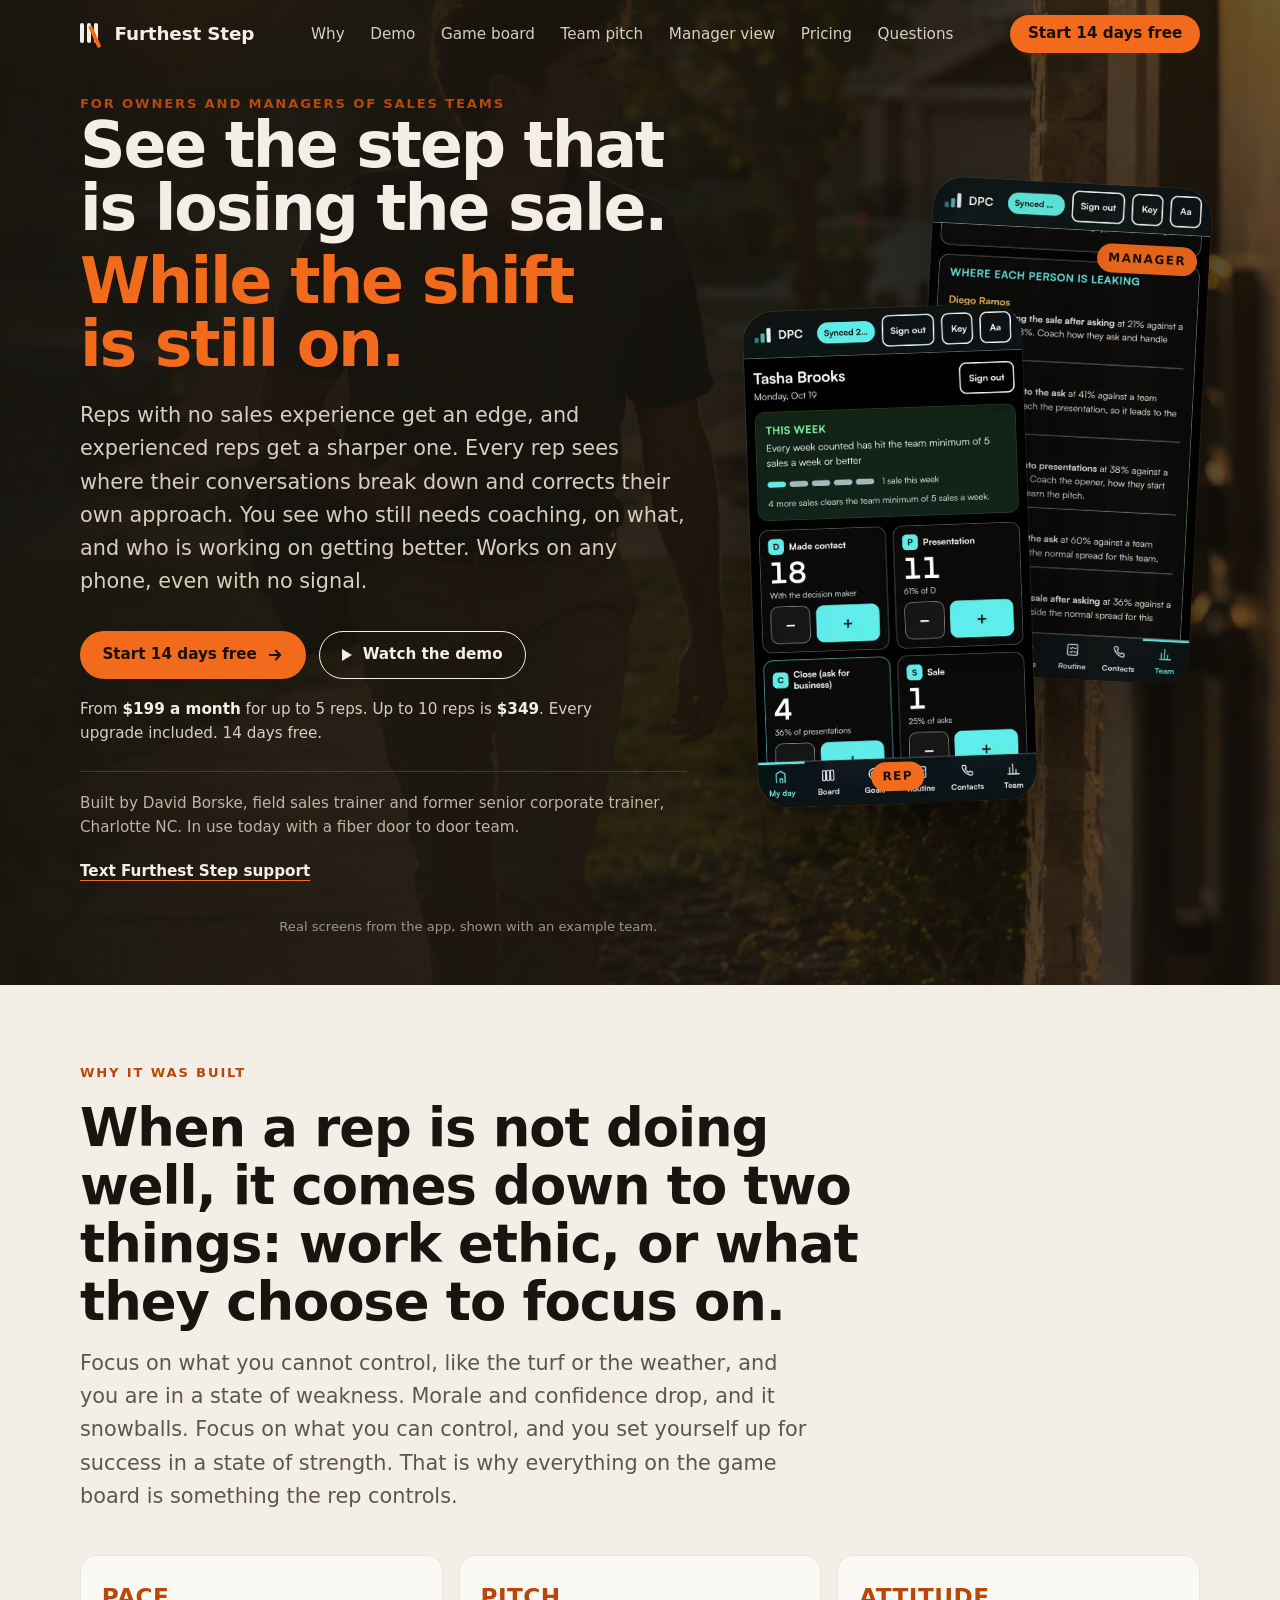
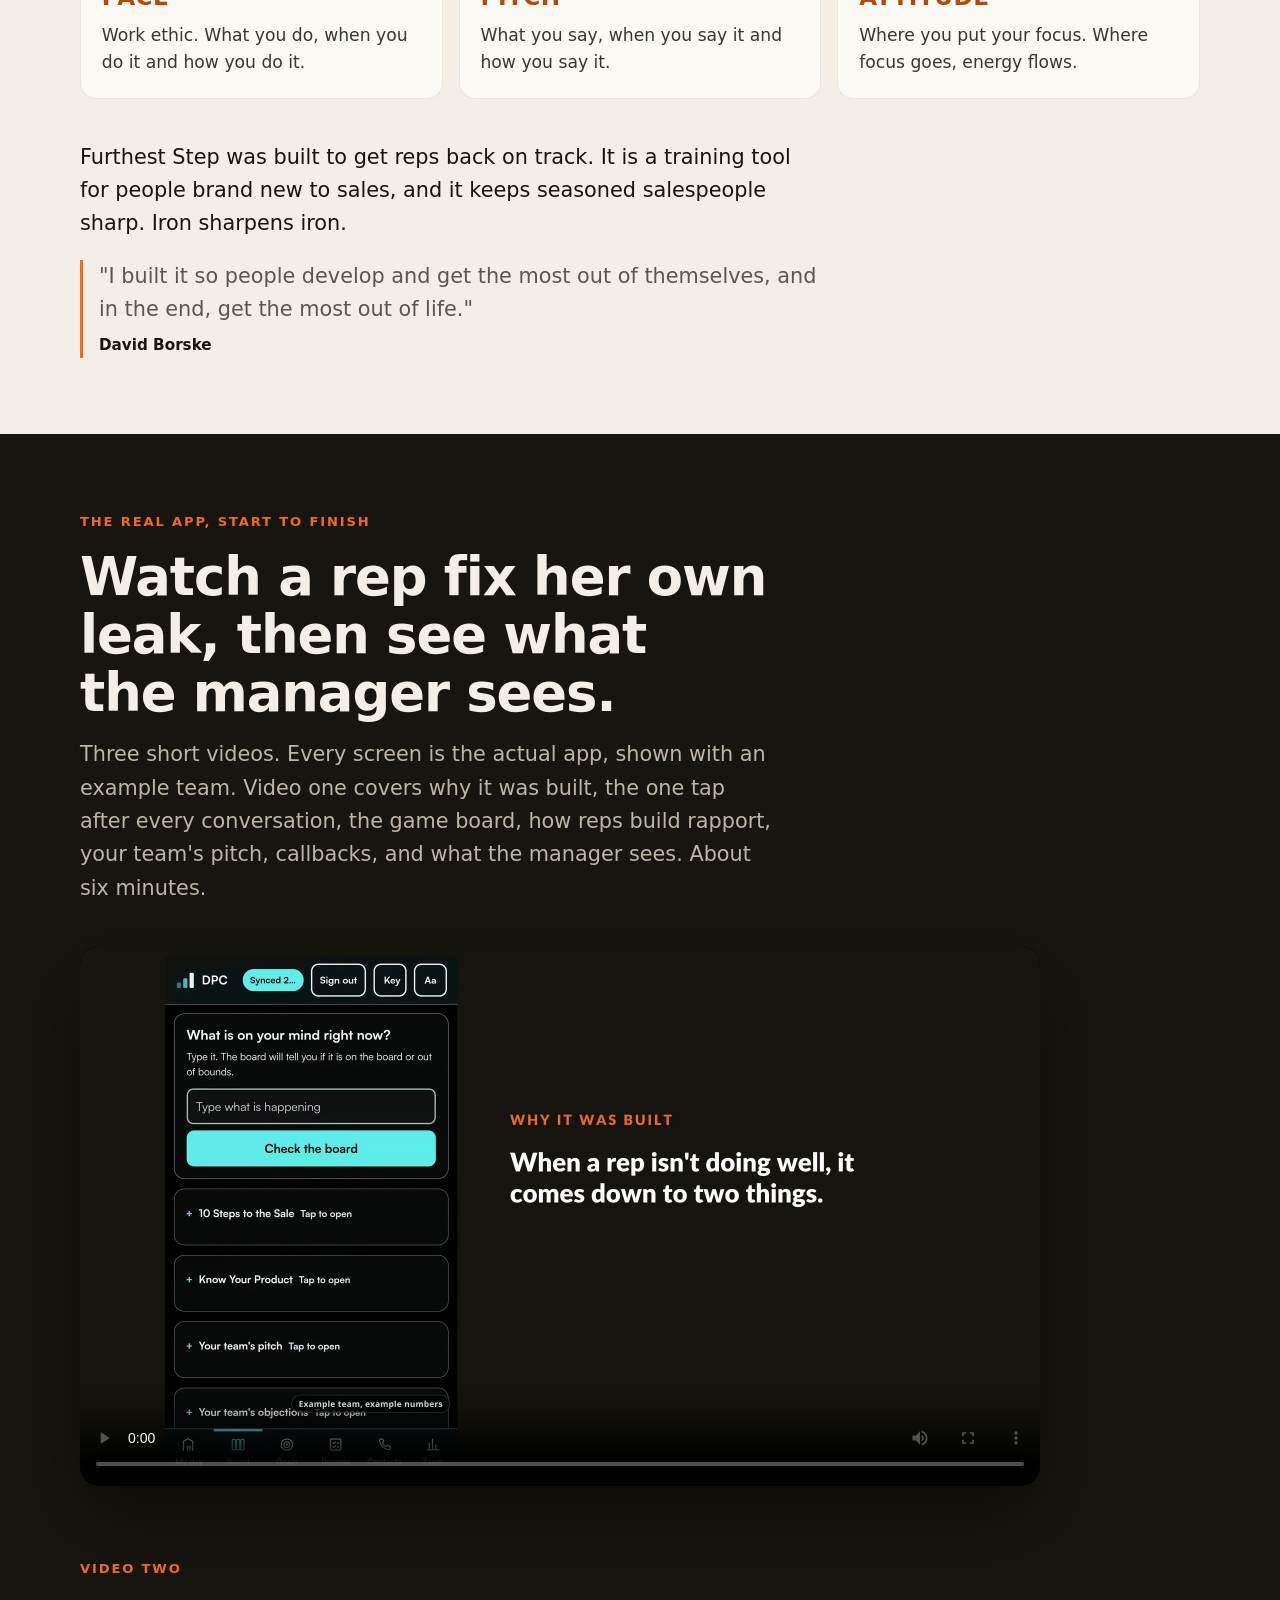
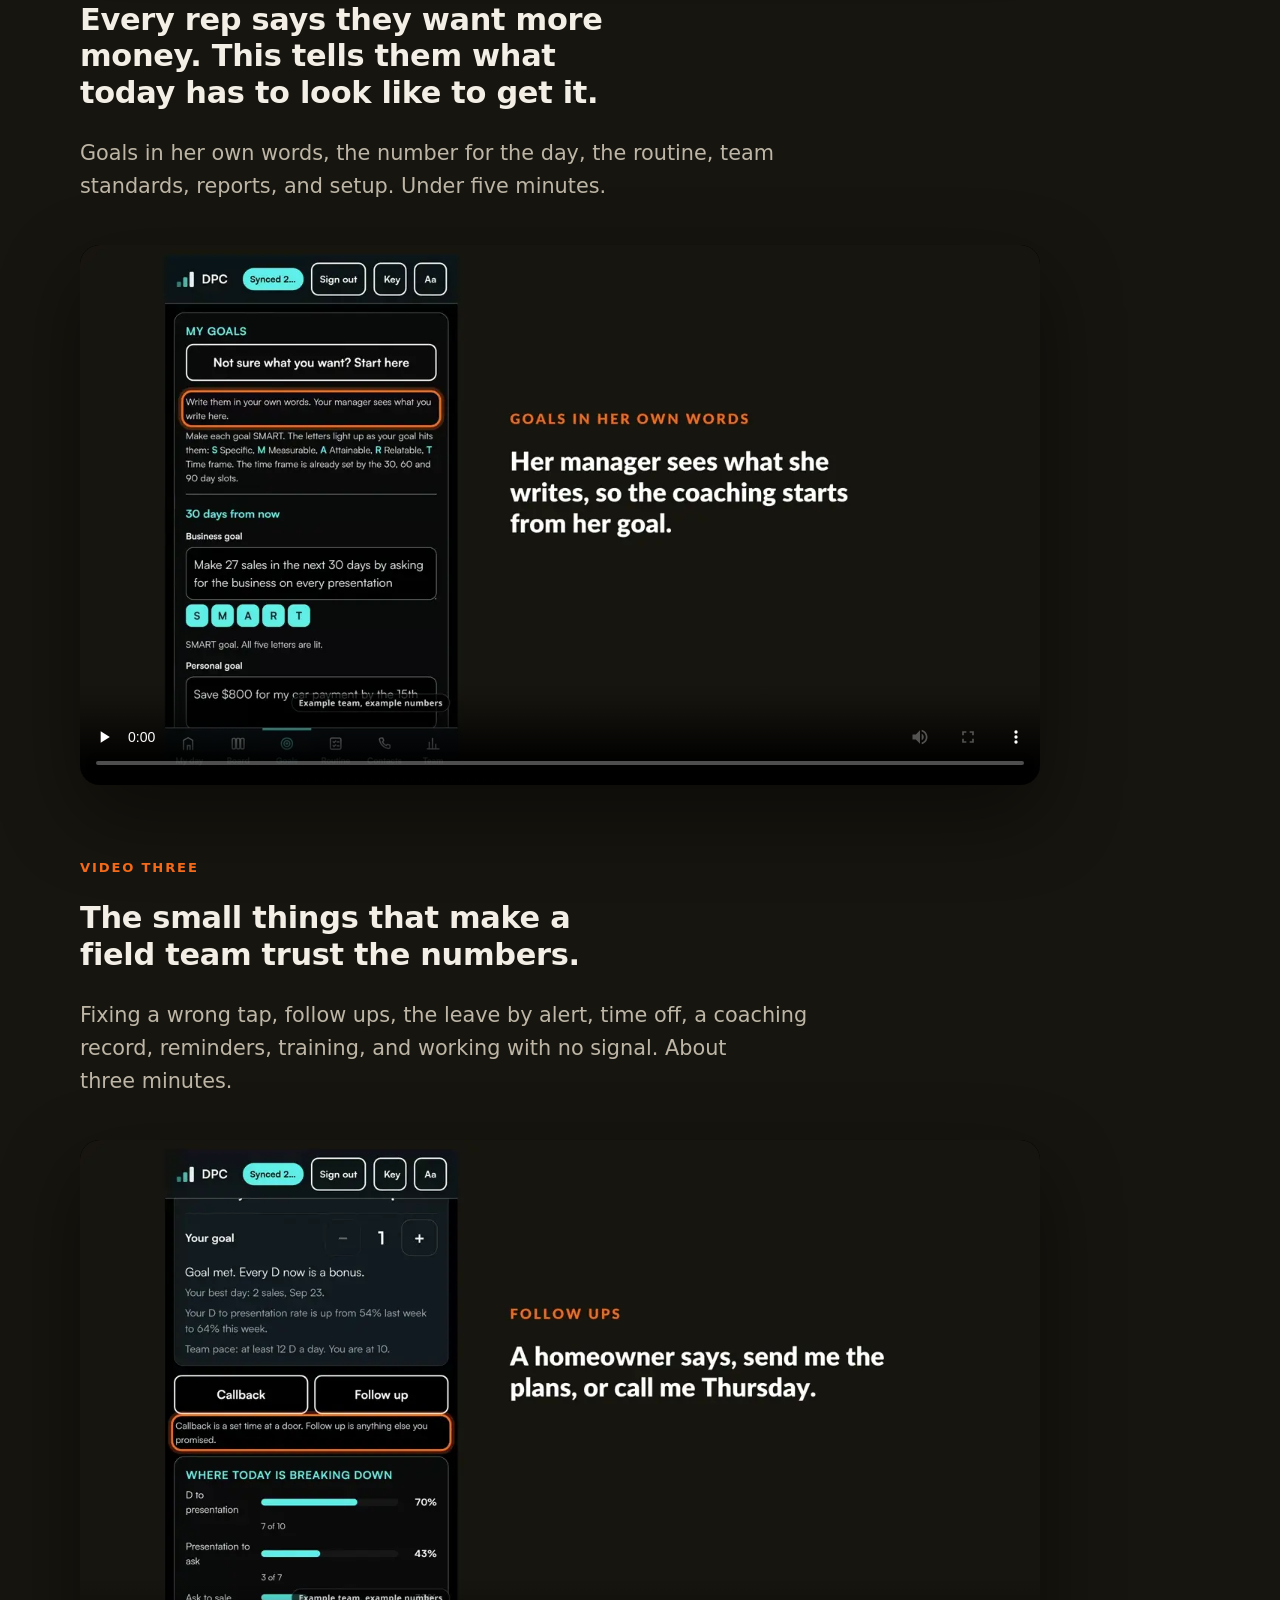
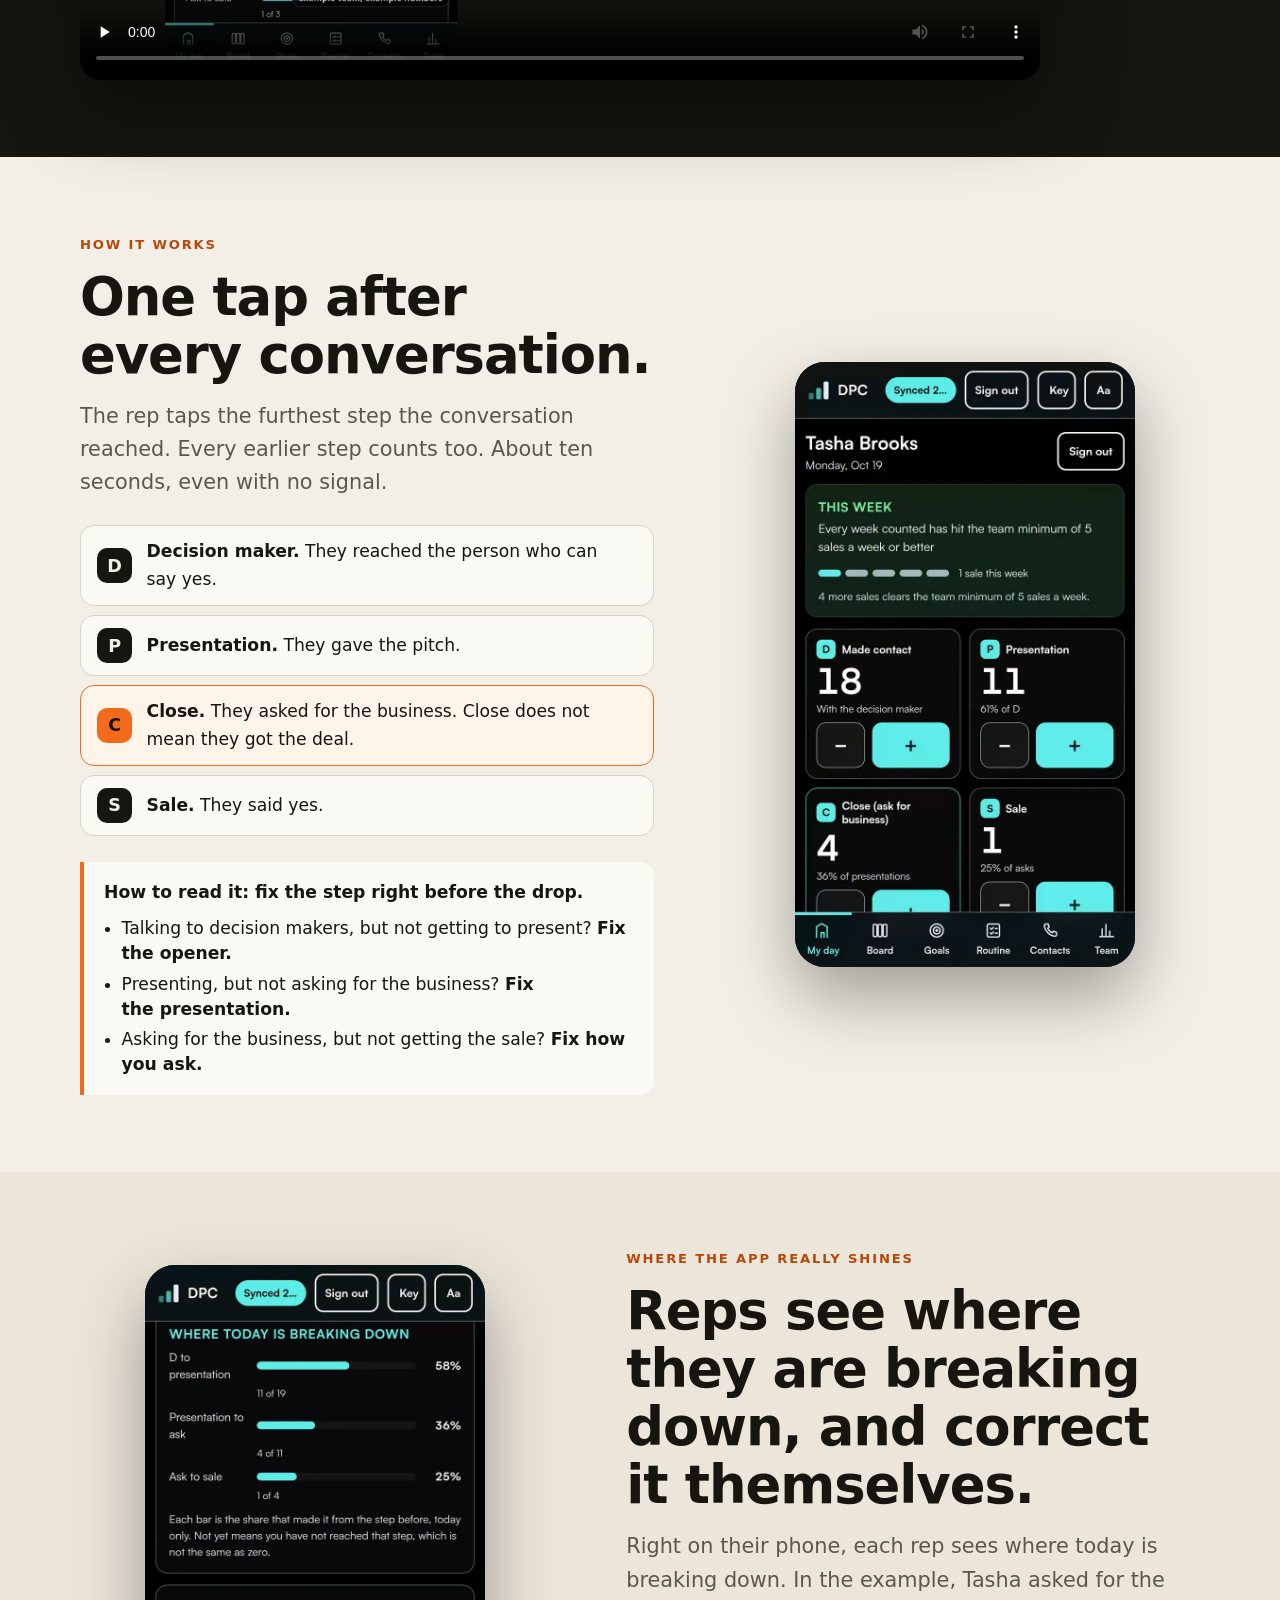
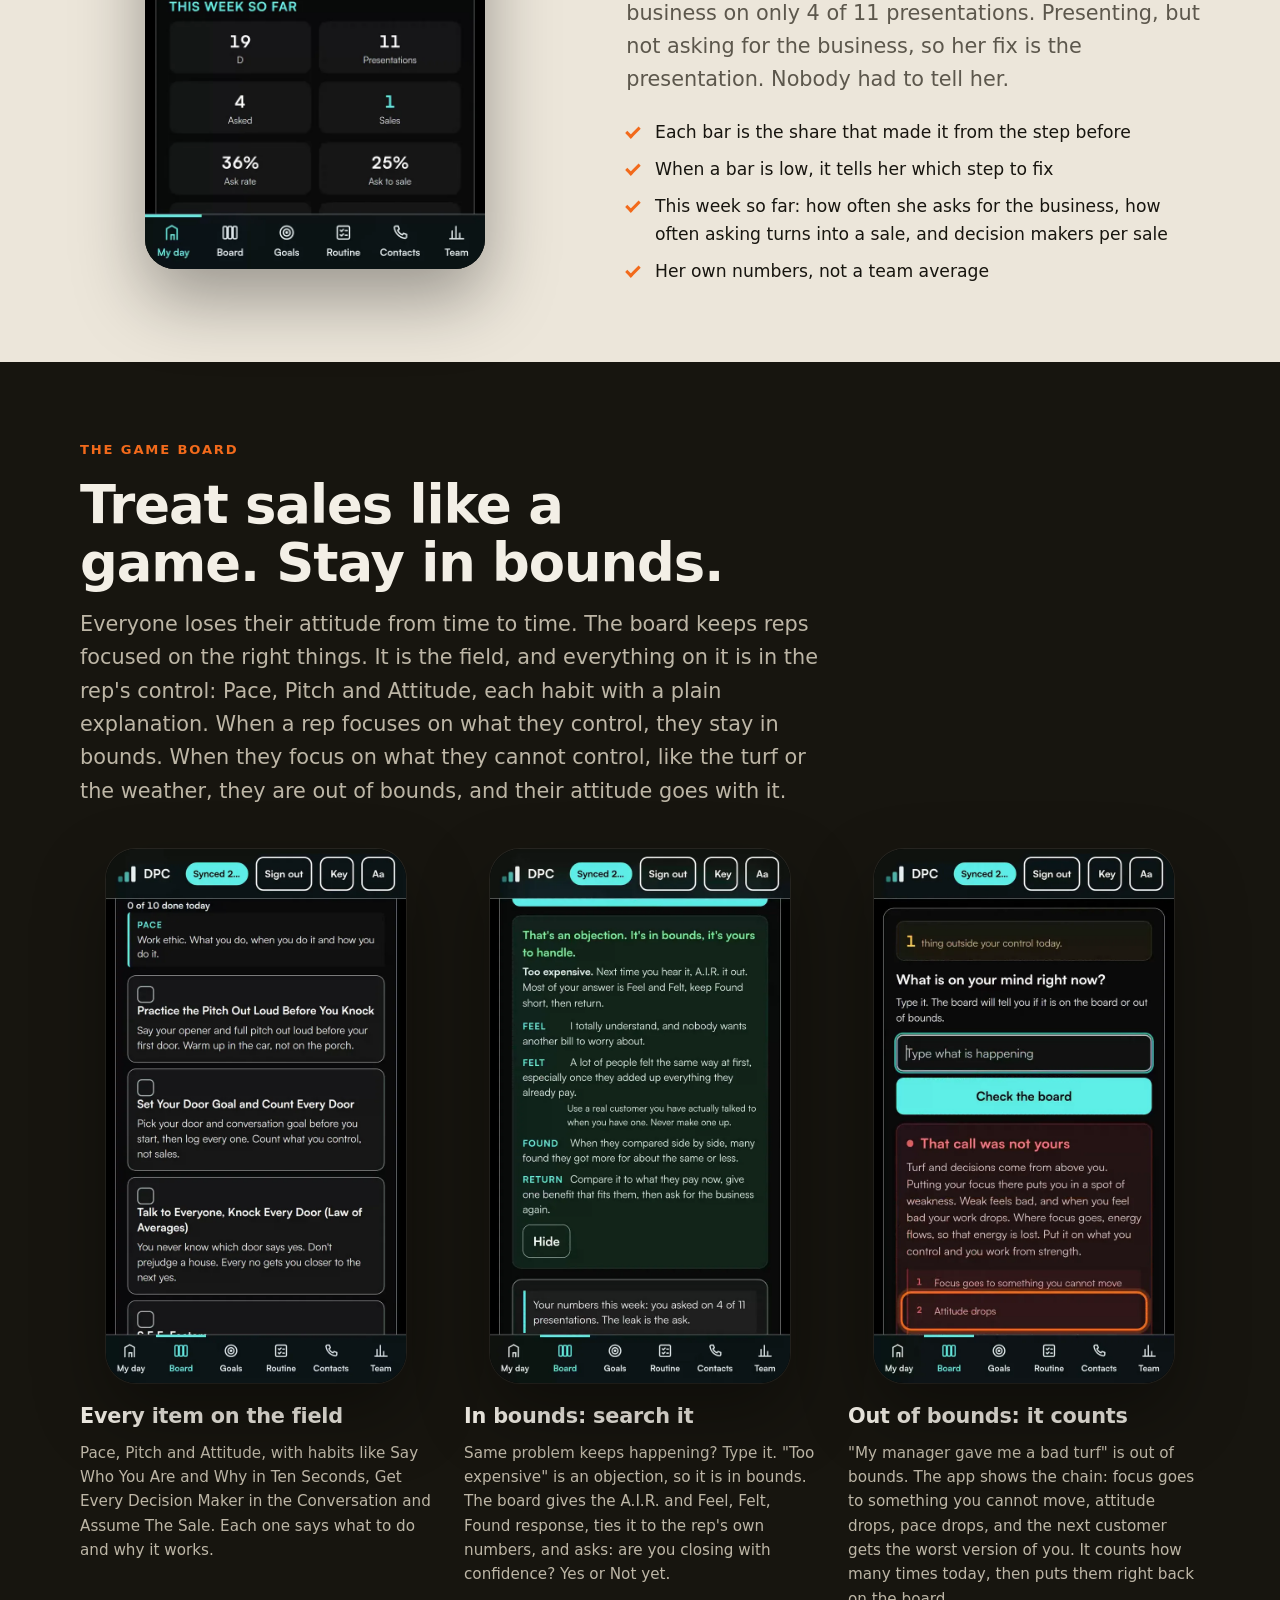
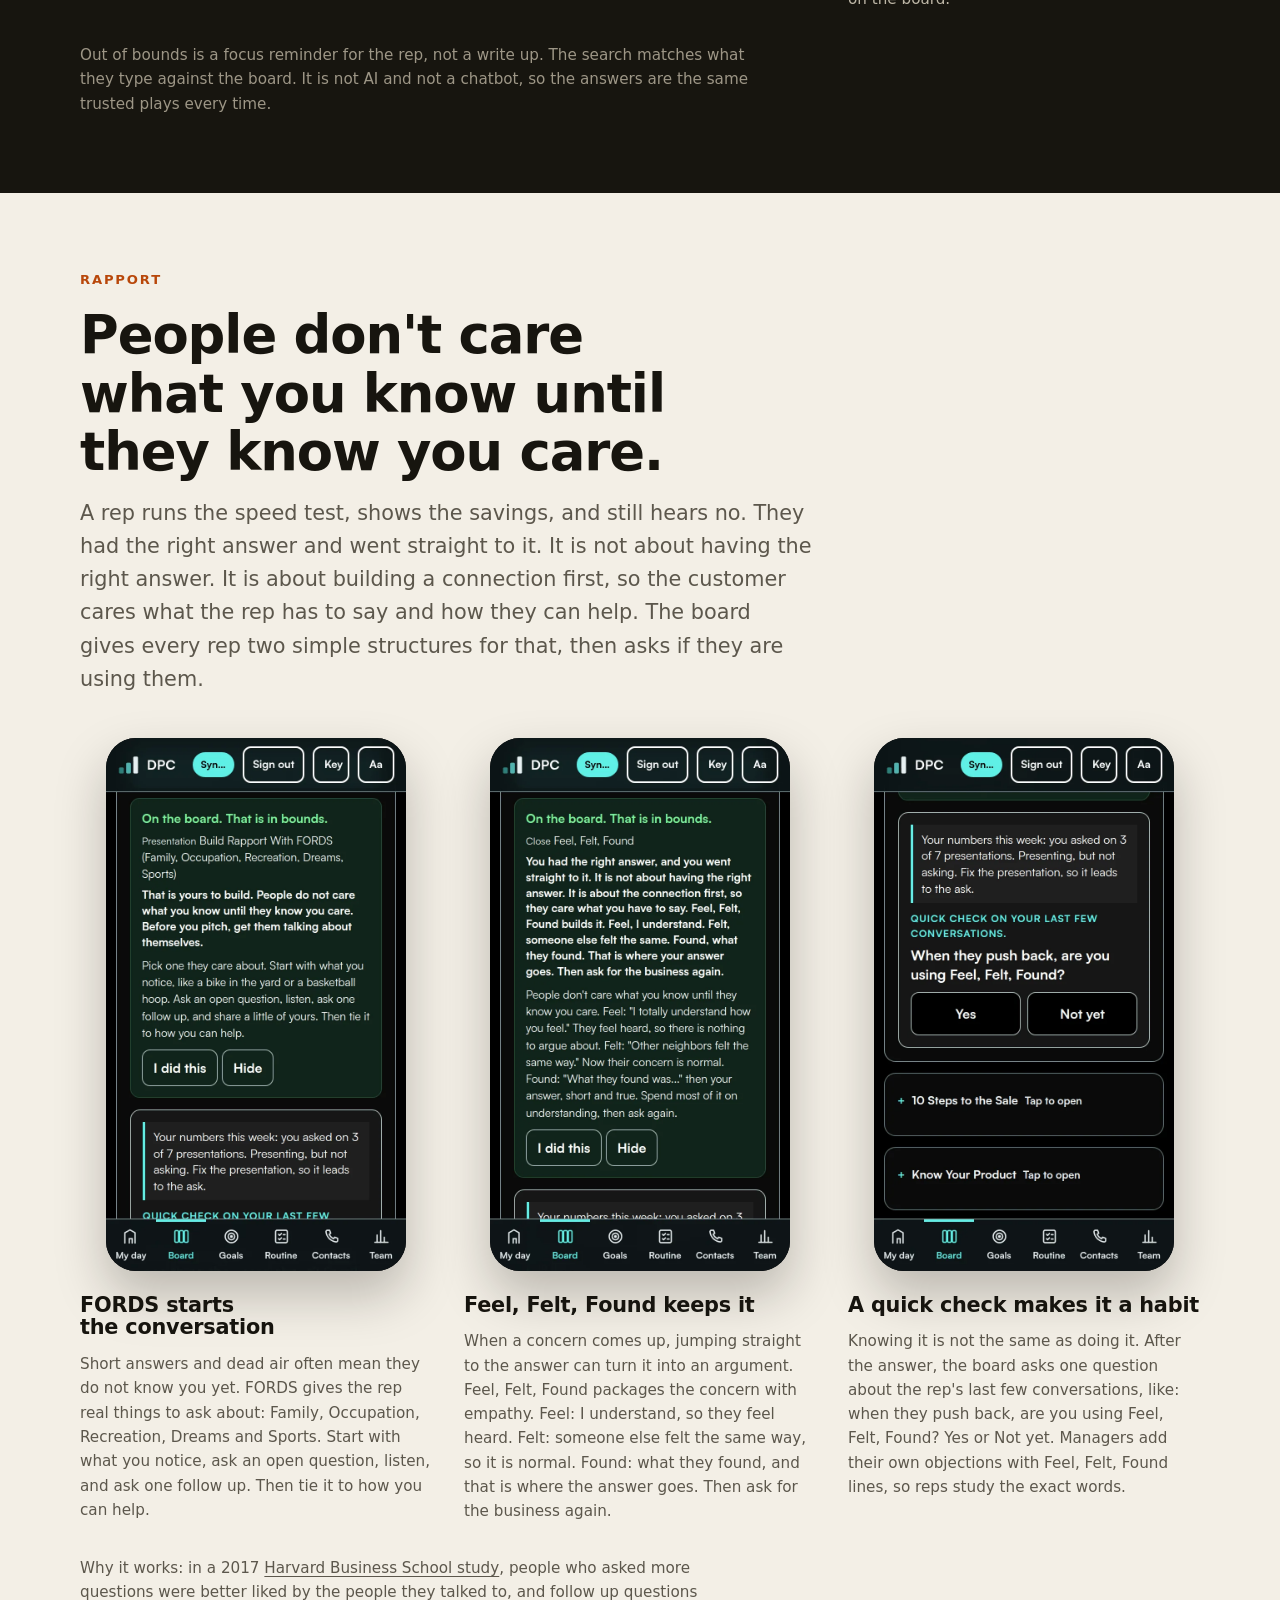
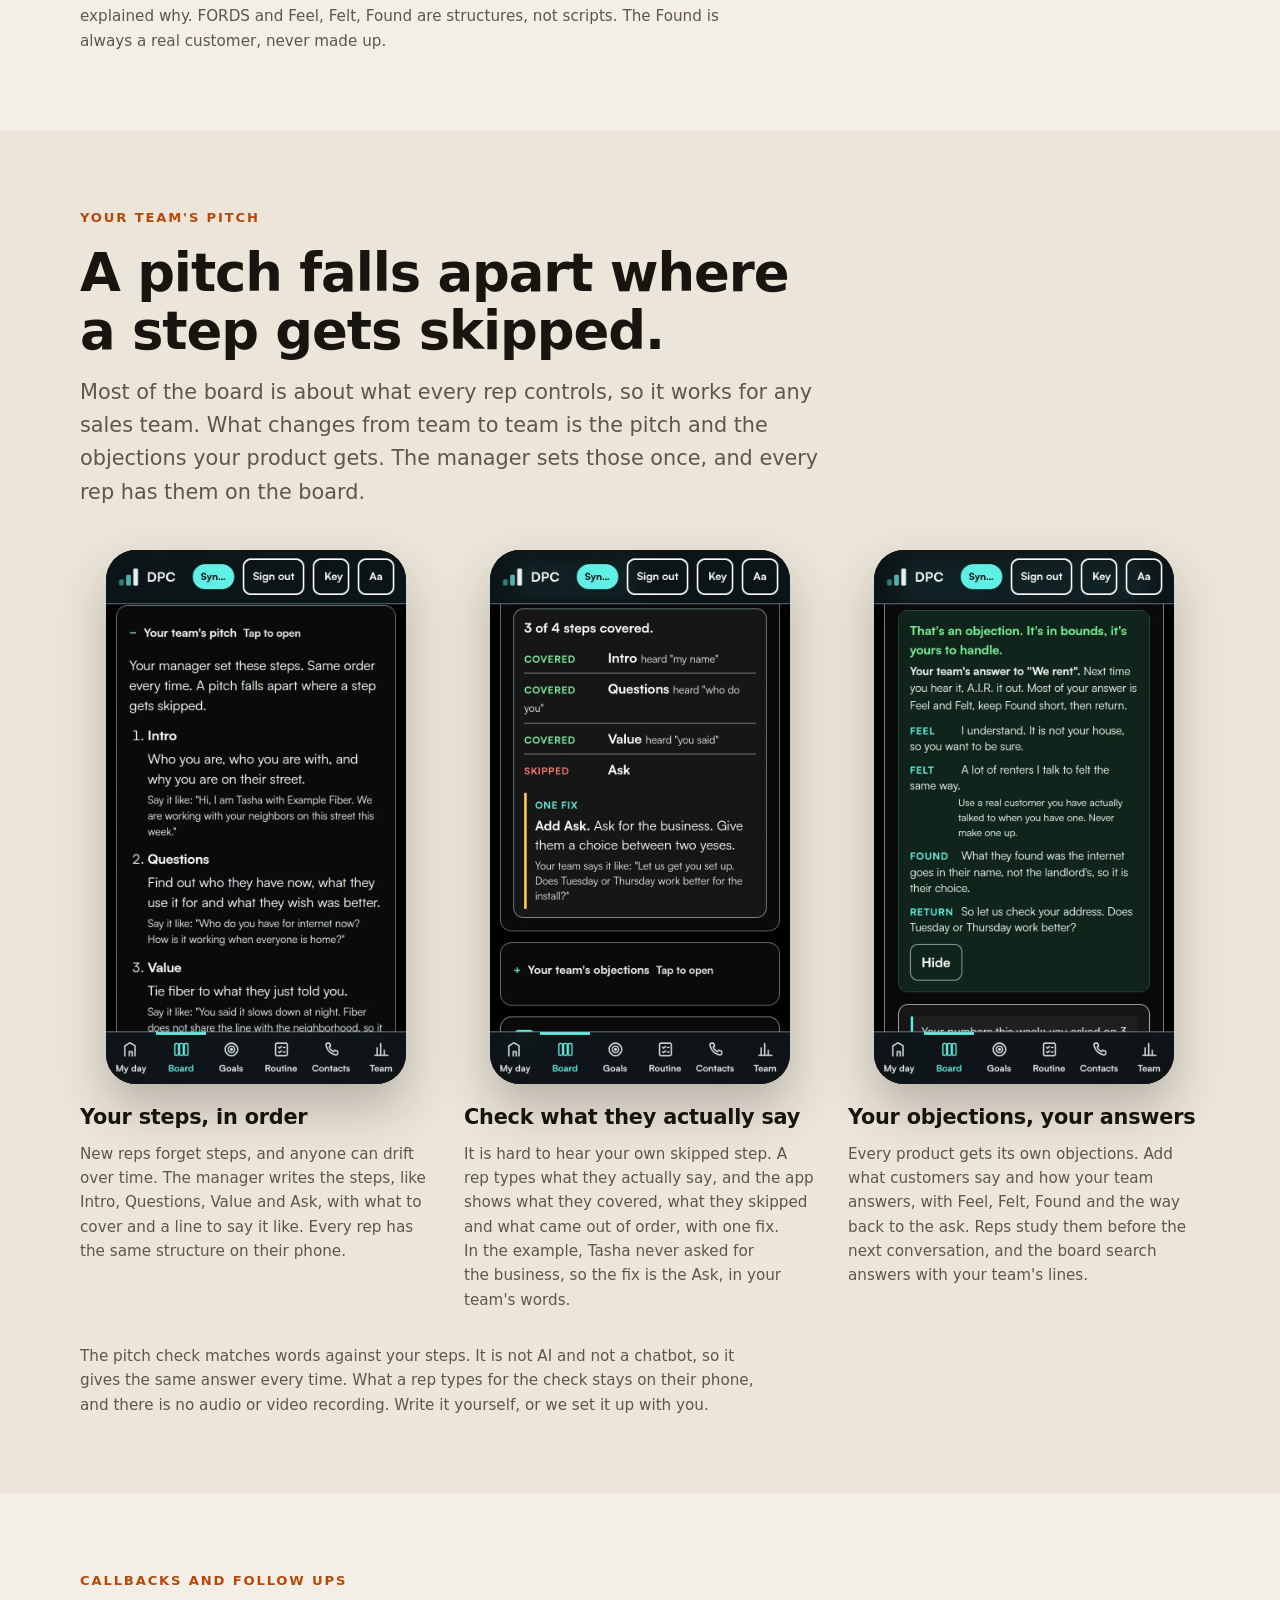
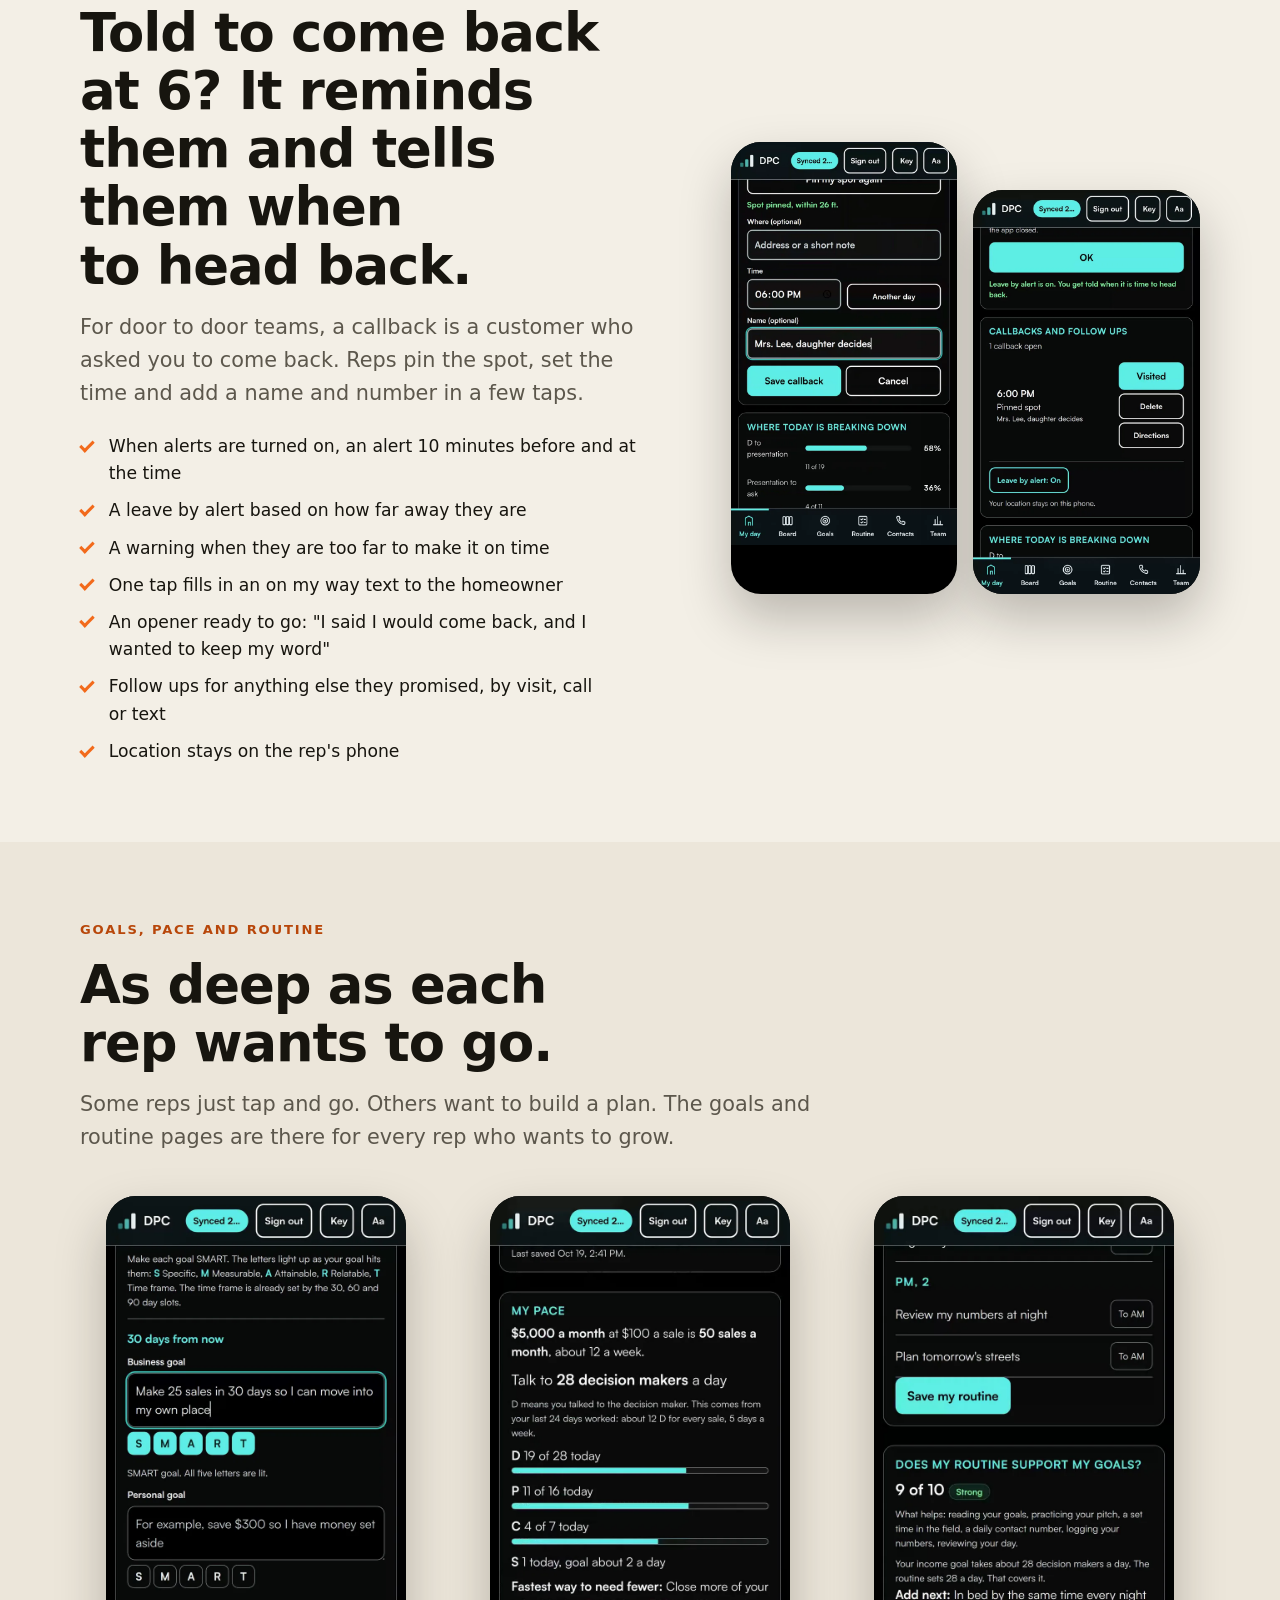
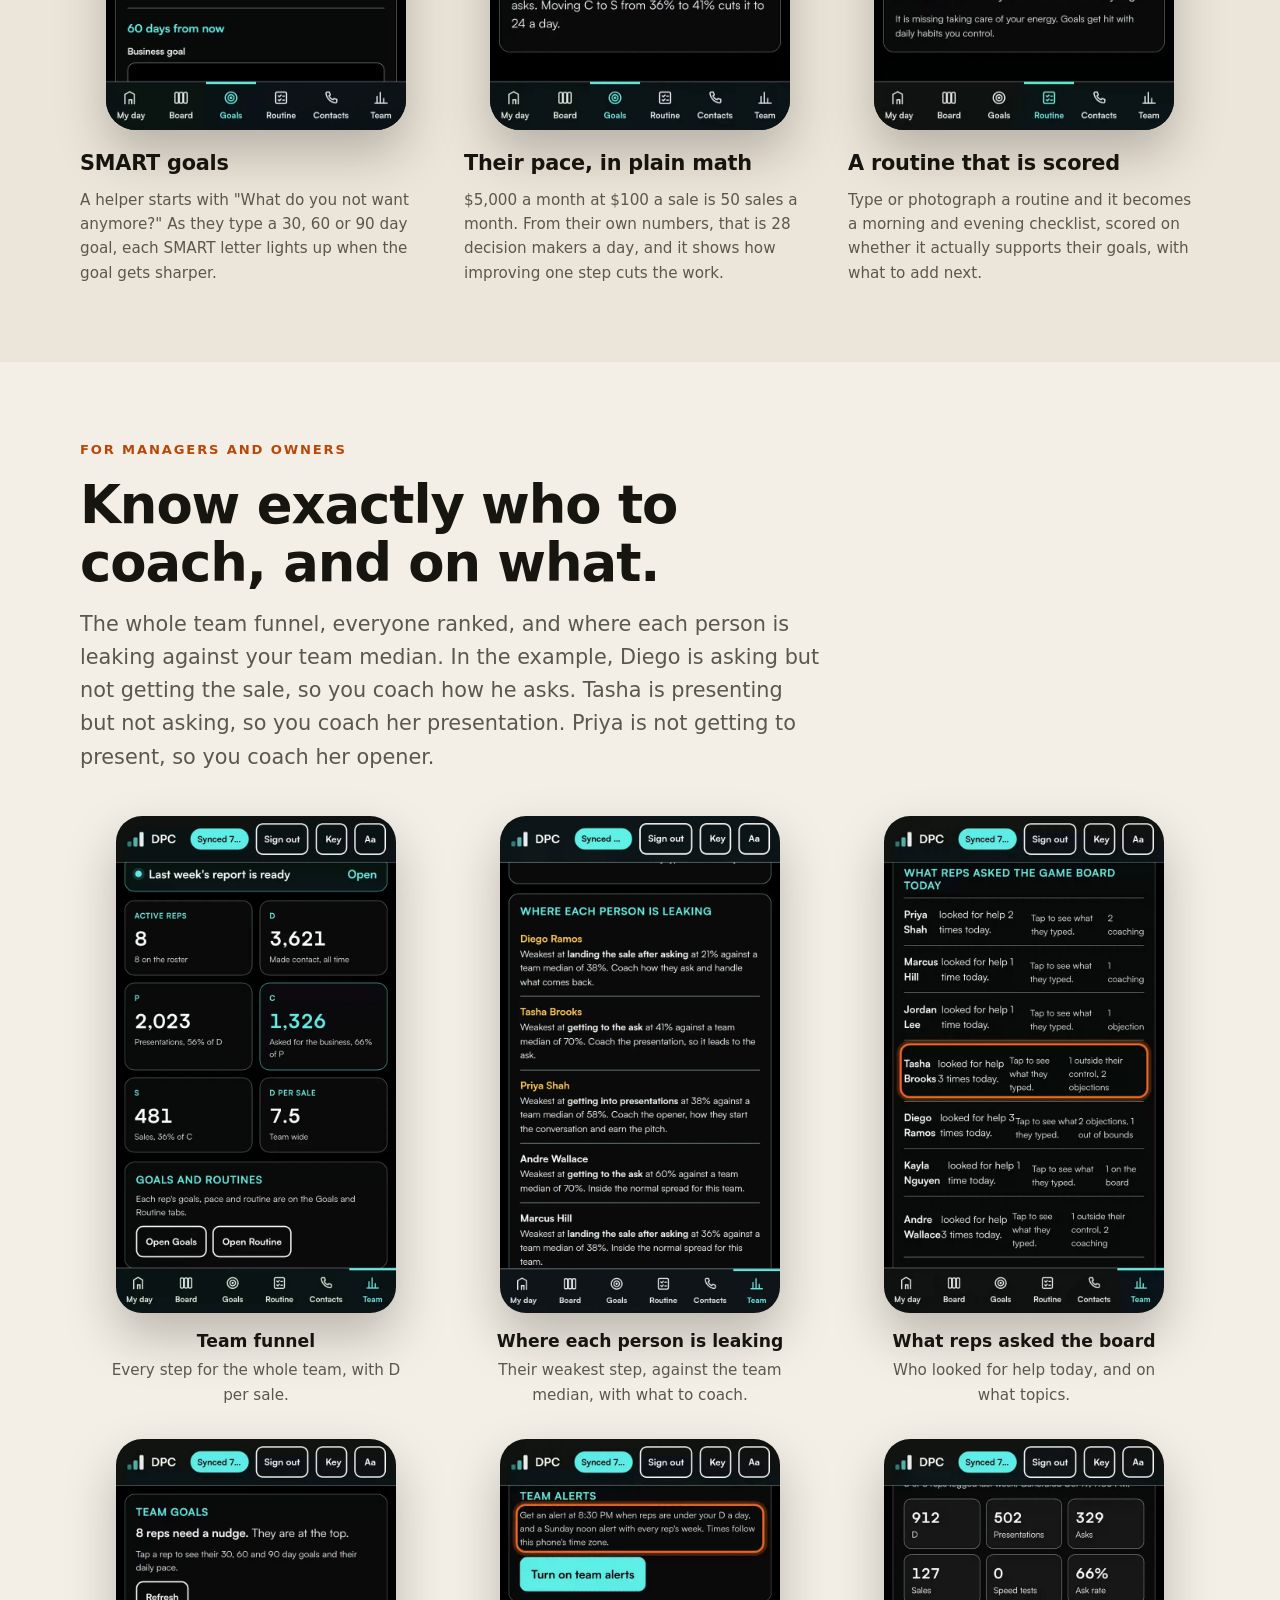
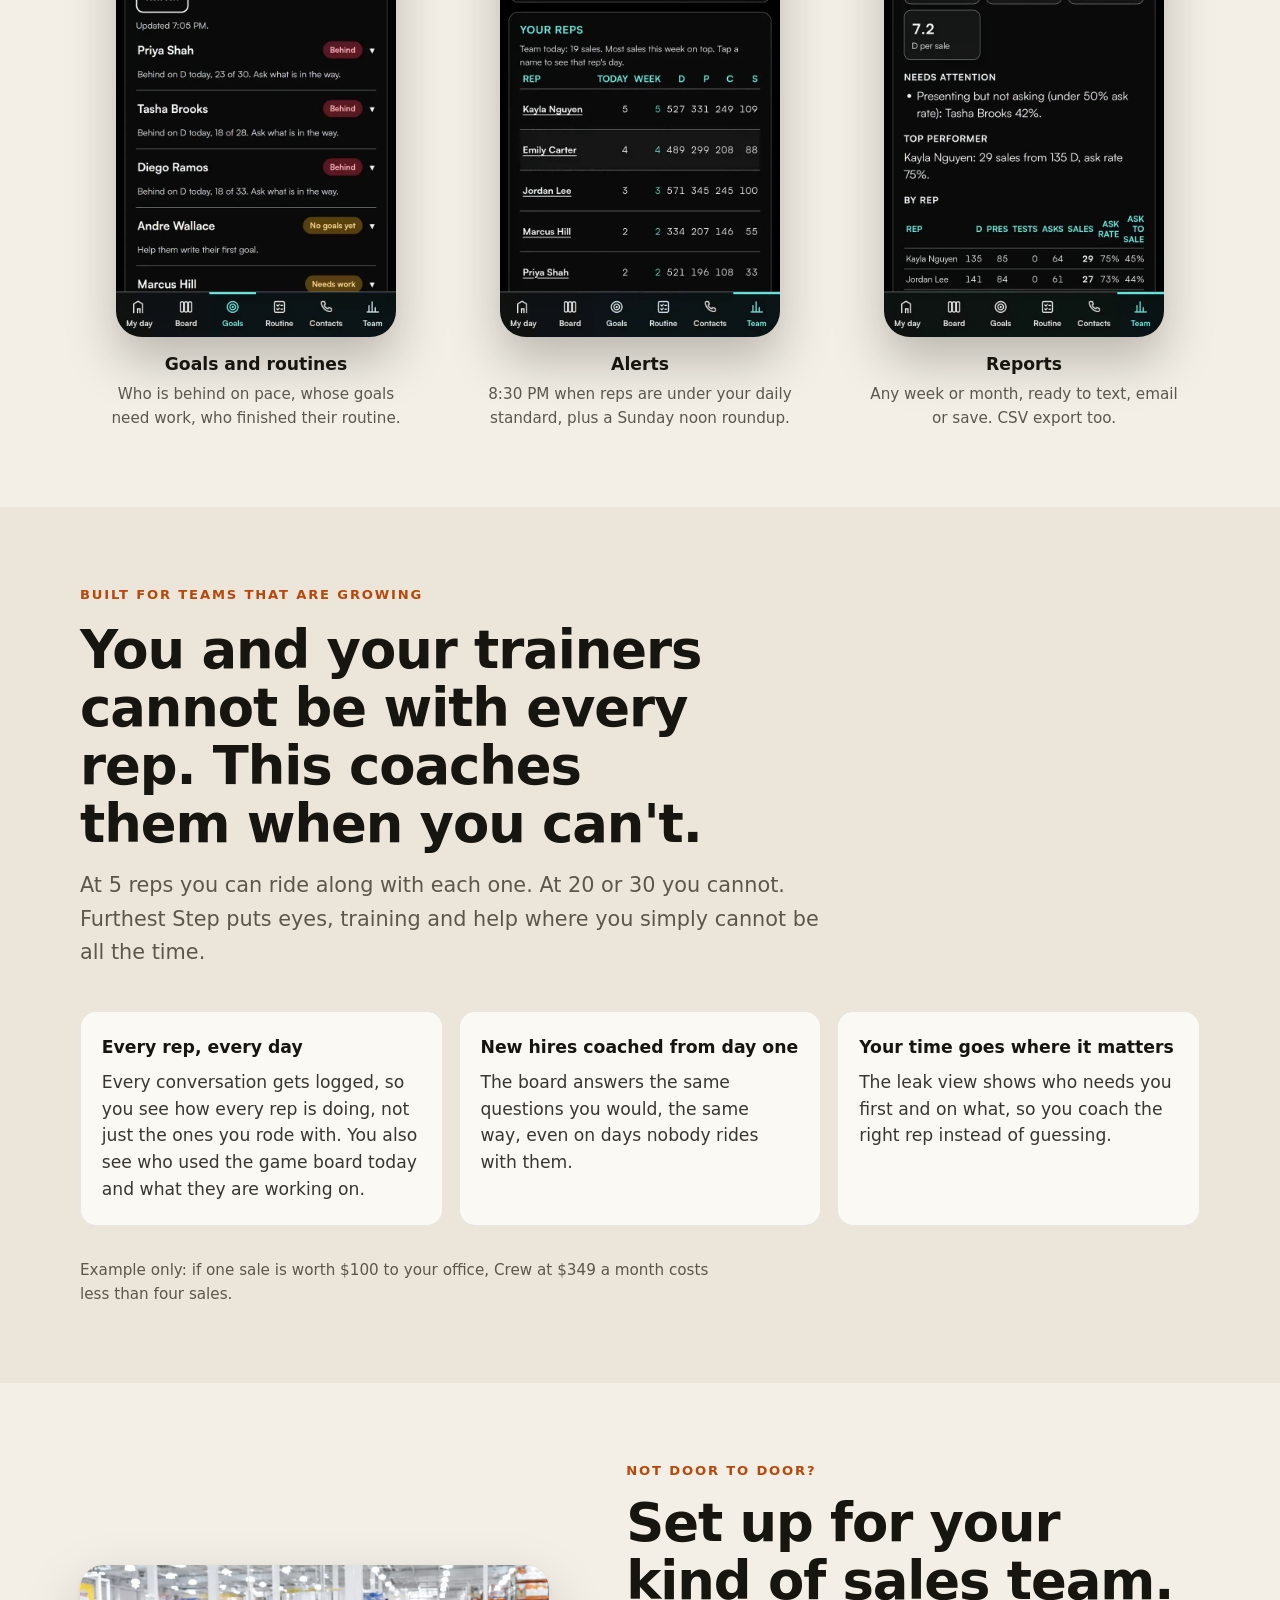
<file: index.html>
<!doctype html>
<html lang="en">
<head>
<meta charset="utf-8">
<meta name="viewport" content="width=device-width,initial-scale=1,viewport-fit=cover">
<title>Furthest Step | See the step that is losing the sale</title>
<meta name="description" content="Every rep sees where their conversations break down and corrects their own approach. You see who still needs coaching, and on what. Works offline. 14 days free.">
<meta property="og:title" content="Furthest Step | See the step that is losing the sale">
<meta property="og:description" content="Reps tap the furthest step after each conversation. You see every rep live while the shift is still on. 14 days free.">
<meta property="og:type" content="website">
<link rel="preconnect" href="https://api.fontshare.com">
<link href="https://api.fontshare.com/v2/css?f[]=cabinet-grotesk@700,800&f[]=satoshi@400,500,700&display=swap" rel="stylesheet">
<link rel="stylesheet" href="./base.css?v=33">
<link rel="stylesheet" href="./style.css?v=35">
<link rel="icon" href="data:image/svg+xml,%3Csvg xmlns='http://www.w3.org/2000/svg' viewBox='0 0 32 32'%3E%3Crect width='32' height='32' rx='8' fill='%2317150F'/%3E%3Cpath d='M9 8v16M14 8v16M19 8v16' stroke='%23F3EFE6' stroke-width='2.6' stroke-linecap='round'/%3E%3Cpath d='M6 21L25 11' stroke='%23F26A1B' stroke-width='2.8' stroke-linecap='round'/%3E%3C/svg%3E">
</head>
<body>

<header class="hdr" id="hdr">
  <div class="wrap">
    <a class="brand" href="#top" aria-label="Furthest Step home"><span class="brand-mark" aria-hidden="true"><i></i><i></i><i></i><i></i></span>Furthest Step</a>
    <nav class="nav" id="nav" aria-label="Main">
      <a href="#why" class="nav-x">Why</a>
      <a href="#demo">Demo</a>
      <a href="#field">Game board</a>
      <a href="#pitch" class="nav-x">Team pitch</a>
      <a href="#manager">Manager view</a>
      <a href="#pricing">Pricing</a>
      <a href="#faq">Questions</a>
      <button class="btn btn-primary nav-cta" type="button" data-start>Start 14 days free</button>
    </nav>
    <div class="hdr-right">
      <button class="btn btn-primary hdr-cta" type="button" data-start data-track="nav_cta">Start 14 days free</button>
      <button class="menu-btn" type="button" id="menuBtn" aria-label="Open menu" aria-expanded="false" aria-controls="nav"><span></span><span></span><span></span></button>
    </div>
  </div>
</header>

<main id="top">

<!-- HERO -->
<section class="hero">
  <div class="hero-bg" aria-hidden="true"><img id="heroBg" src="./assets/door.webp" alt="" fetchpriority="high"></div>
  <div class="wrap">
    <div>
      <p class="eyebrow">For owners and managers of sales teams</p>
      <h1>See the step that is losing the sale. <em>While the shift is still on.</em></h1>
      <p class="lede">Reps with no sales experience get an edge, and experienced reps get a sharper one. Every rep sees where their conversations break down and corrects their own approach. You see who still needs coaching, on what, and who is working on getting better. Works on any phone, even with no signal.</p>
      <div class="hero-ctas">
        <button class="btn btn-primary" type="button" data-start data-track="hero_start">Start 14 days free
          <svg viewBox="0 0 24 24" fill="none" stroke="currentColor" stroke-width="2.4" stroke-linecap="round" stroke-linejoin="round" aria-hidden="true"><path d="M5 12h14M13 6l6 6-6 6"/></svg></button>
        <a class="btn btn-ghost" href="#demo" data-watch><span class="play" aria-hidden="true"></span>Watch the demo</a>
      </div>
      <p class="hero-price">From <b>$199 a month</b> for up to 5 reps. Up to 10 reps is <b>$349</b>. Every upgrade included. 14 days free.</p>
      <div class="hero-trust">
        <p>Built by David Borske, field sales trainer and former senior corporate trainer, Charlotte NC. In use today with a fiber door to door team.</p>
        <a class="hero-text" href="sms:+17048855457" data-sms>Text Furthest Step support</a>
      </div>
    </div>
    <div class="hero-shots">
      <figure class="shot shot-back"><img src="./assets/app/mgr_leaks.webp?v=2" alt="Manager screen listing where each rep is leaking, compared to the team median, with what to coach" width="720" height="1280"><figcaption>Manager</figcaption></figure>
      <figure class="shot shot-front"><img src="./assets/app/rep_today.webp" alt="Rep screen with today's counters for made contact, presentation, close and sale" width="720" height="1280"><figcaption>Rep</figcaption></figure>
    </div>
  </div>
  <p class="wrap hero-note">Real screens from the app, shown with an example team.</p>
</section>

<!-- WHY IT WAS BUILT -->
<section id="why" class="why-sec">
  <div class="wrap">
    <div class="sec-head">
      <p class="eyebrow">Why it was built</p>
      <h2>When a rep is not doing well, it comes down to two things: work ethic, or what they choose to focus on.</h2>
      <p class="lede">Focus on what you cannot control, like the turf or the weather, and you are in a state of weakness. Morale and confidence drop, and it snowballs. Focus on what you can control, and you set yourself up for success in a state of strength. That is why everything on the game board is something the rep controls.</p>
    </div>
    <div class="scale-grid why-grid">
      <div class="scale-card"><b>Pace</b><p>Work ethic. What you do, when you do it and how you do it.</p></div>
      <div class="scale-card"><b>Pitch</b><p>What you say, when you say it and how you say it.</p></div>
      <div class="scale-card"><b>Attitude</b><p>Where you put your focus. Where focus goes, energy flows.</p></div>
    </div>
    <div class="why-close">
      <p>Furthest Step was built to get reps back on track. It is a training tool for people brand new to sales, and it keeps seasoned salespeople sharp. Iron sharpens iron.</p>
      <p class="why-sign">"I built it so people develop and get the most out of themselves, and in the end, get the most out of life." <span>David Borske</span></p>
    </div>
  </div>
</section>

<!-- DEMO VIDEO -->
<section id="demo" class="demo-sec dark">
  <div class="wrap">
    <div class="sec-head">
      <p class="eyebrow">The real app, start to finish</p>
      <h2>Watch a rep fix her own leak, then see what the manager sees.</h2>
      <p class="lede">Three short videos. Every screen is the actual app, shown with an example team. Video one covers why it was built, the one tap after every conversation, the game board, how reps build rapport, your team's pitch, callbacks, and what the manager sees. About six minutes.</p>
    </div>
    <div class="demo-grid">
      <div class="vid-frame"><video id="demoVid" controls playsinline preload="metadata" aria-label="Furthest Step demo video one"></video></div>
    </div>

    <div class="sec-head demo-more">
      <p class="eyebrow">Video two</p>
      <h3>Every rep says they want more money. This tells them what today has to look like to get it.</h3>
      <p class="lede">Goals in her own words, the number for the day, the routine, team standards, reports, and setup. Under five minutes.</p>
    </div>
    <div class="demo-grid">
      <div class="vid-frame"><video data-demo="2" controls playsinline preload="none" aria-label="Furthest Step demo video two"></video></div>
    </div>

    <div class="sec-head demo-more">
      <p class="eyebrow">Video three</p>
      <h3>The small things that make a field team trust the numbers.</h3>
      <p class="lede">Fixing a wrong tap, follow ups, the leave by alert, time off, a coaching record, reminders, training, and working with no signal. About three minutes.</p>
    </div>
    <div class="demo-grid">
      <div class="vid-frame"><video data-demo="3" controls playsinline preload="none" aria-label="Furthest Step demo video three"></video></div>
    </div>
  </div>
</section>

<!-- THE LOOP -->
<section id="how">
  <div class="wrap split">
    <div class="split-txt">
      <p class="eyebrow">How it works</p>
      <h2>One tap after every conversation.</h2>
      <p class="lede">The rep taps the furthest step the conversation reached. Every earlier step counts too. About ten seconds, even with no signal.</p>
      <ul class="dpcs">
        <li><b>D</b><span><strong>Decision maker.</strong> They reached the person who can say yes.</span></li>
        <li><b>P</b><span><strong>Presentation.</strong> They gave the pitch.</span></li>
        <li class="hl"><b>C</b><span><strong>Close.</strong> They asked for the business. Close does not mean they got the deal.</span></li>
        <li><b>S</b><span><strong>Sale.</strong> They said yes.</span></li>
      </ul>
      <div class="callout"><b>How to read it: fix the step right before the drop.</b>
        <ul class="rule">
          <li>Talking to decision makers, but not getting to present? <strong>Fix the opener.</strong></li>
          <li>Presenting, but not asking for the business? <strong>Fix the presentation.</strong></li>
          <li>Asking for the business, but not getting the sale? <strong>Fix how you ask.</strong></li>
        </ul>
      </div>
    </div>
    <figure class="shot shot-solo"><img src="./assets/app/rep_today.webp" alt="Rep counters for today: 18 made contact, 11 presentations, asked for the business 4 times, 1 sale" width="720" height="1280" decoding="async"></figure>
  </div>
</section>

<!-- SELF CORRECTION -->
<section id="self" class="tint">
  <div class="wrap split rev">
    <figure class="shot shot-solo"><img src="./assets/app/rep_breakdown.webp" alt="Where today is breaking down: D to presentation 58 percent, presentation to asking for the business 36 percent, asking to sale 25 percent" width="720" height="1280" decoding="async"></figure>
    <div class="split-txt">
      <p class="eyebrow">Where the app really shines</p>
      <h2>Reps see where they are breaking down, and correct it themselves.</h2>
      <p class="lede">Right on their phone, each rep sees where today is breaking down. In the example, Tasha asked for the business on only 4 of 11 presentations. Presenting, but not asking for the business, so her fix is the presentation. Nobody had to tell her.</p>
      <ul class="ticks">
        <li>Each bar is the share that made it from the step before</li>
        <li>When a bar is low, it tells her which step to fix</li>
        <li>This week so far: how often she asks for the business, how often asking turns into a sale, and decision makers per sale</li>
        <li>Her own numbers, not a team average</li>
      </ul>
    </div>
  </div>
</section>

<!-- GAME BOARD -->
<section id="field" class="dark">
  <div class="wrap">
    <div class="sec-head">
      <p class="eyebrow">The game board</p>
      <h2>Treat sales like a game. Stay in bounds.</h2>
      <p class="lede">Everyone loses their attitude from time to time. The board keeps reps focused on the right things. It is the field, and everything on it is in the rep's control: Pace, Pitch and Attitude, each habit with a plain explanation. When a rep focuses on what they control, they stay in bounds. When they focus on what they cannot control, like the turf or the weather, they are out of bounds, and their attitude goes with it.</p>
    </div>
    <div class="board3">
      <article class="bcard">
        <figure class="shot"><img src="./assets/app/rep_board.webp" alt="Game board list of Pace habits such as Practice the Pitch Out Loud and Set Your Door Goal" width="720" height="1280" decoding="async"></figure>
        <h3>Every item on the field</h3>
        <p>Pace, Pitch and Attitude, with habits like Say Who You Are and Why in Ten Seconds, Get Every Decision Maker in the Conversation and Assume The Sale. Each one says what to do and why it works.</p>
      </article>
      <article class="bcard">
        <figure class="shot"><img src="./assets/app/rep_inbounds.webp" alt="Search result: That's an objection. It's in bounds, it's yours to handle, with A.I.R. and Feel Felt Found" width="720" height="1280" decoding="async"></figure>
        <h3>In bounds: search it</h3>
        <p>Same problem keeps happening? Type it. "Too expensive" is an objection, so it is in bounds. The board gives the A.I.R. and Feel, Felt, Found response, ties it to the rep's own numbers, and asks: are you closing with confidence? Yes or Not yet.</p>
      </article>
      <article class="bcard">
        <figure class="shot"><img src="./assets/app/rep_oob.webp" alt="Out of bounds result: That call was not yours, with the chain focus goes, attitude drops, pace drops, and a counter of 1 thing outside your control today" width="720" height="1280" decoding="async"></figure>
        <h3>Out of bounds: it counts</h3>
        <p>"My manager gave me a bad turf" is out of bounds. The app shows the chain: focus goes to something you cannot move, attitude drops, pace drops, and the next customer gets the worst version of you. It counts how many times today, then puts them right back on the board.</p>
      </article>
    </div>
    <p class="fine-note">Out of bounds is a focus reminder for the rep, not a write up. The search matches what they type against the board. It is not AI and not a chatbot, so the answers are the same trusted plays every time.</p>
  </div>
</section>

<!-- RAPPORT -->
<section id="rapport">
  <div class="wrap">
    <div class="sec-head">
      <p class="eyebrow">Rapport</p>
      <h2>People don't care what you know until they know you care.</h2>
      <p class="lede">A rep runs the speed test, shows the savings, and still hears no. They had the right answer and went straight to it. It is not about having the right answer. It is about building a connection first, so the customer cares what the rep has to say and how they can help. The board gives every rep two simple structures for that, then asks if they are using them.</p>
    </div>
    <div class="board3 light">
      <article class="bcard">
        <figure class="shot"><img src="./assets/app/rep_fords.webp" alt="Board search answer: Build Rapport With FORDS, Family, Occupation, Recreation, Dreams, Sports, with how to start the conversation" width="720" height="1280" decoding="async"></figure>
        <h3>FORDS starts the conversation</h3>
        <p>Short answers and dead air often mean they do not know you yet. FORDS gives the rep real things to ask about: Family, Occupation, Recreation, Dreams and Sports. Start with what you notice, ask an open question, listen, and ask one follow up. Then tie it to how you can help.</p>
      </article>
      <article class="bcard">
        <figure class="shot"><img src="./assets/app/rep_fff.webp" alt="Board search answer for the speed test example: Feel, Felt, Found, it is not about having the right answer, it is about the connection first" width="720" height="1280" decoding="async"></figure>
        <h3>Feel, Felt, Found keeps it</h3>
        <p>When a concern comes up, jumping straight to the answer can turn it into an argument. Feel, Felt, Found packages the concern with empathy. Feel: I understand, so they feel heard. Felt: someone else felt the same way, so it is normal. Found: what they found, and that is where the answer goes. Then ask for the business again.</p>
      </article>
      <article class="bcard">
        <figure class="shot"><img src="./assets/app/rep_fffcheck.webp" alt="Quick check on your last few conversations: When they push back, are you using Feel, Felt, Found? Yes or Not yet" width="720" height="1280" decoding="async"></figure>
        <h3>A quick check makes it a habit</h3>
        <p>Knowing it is not the same as doing it. After the answer, the board asks one question about the rep's last few conversations, like: when they push back, are you using Feel, Felt, Found? Yes or Not yet. Managers add their own objections with Feel, Felt, Found lines, so reps study the exact words.</p>
      </article>
    </div>
    <p class="fine-note">Why it works: in a 2017 <a href="https://www.hbs.edu/faculty/Pages/item.aspx?num=52115" target="_blank" rel="noopener">Harvard Business School study</a>, people who asked more questions were better liked by the people they talked to, and follow up questions explained why. FORDS and Feel, Felt, Found are structures, not scripts. The Found is always a real customer, never made up.</p>
  </div>
</section>

<!-- TEAM PITCH -->
<section id="pitch" class="tint">
  <div class="wrap">
    <div class="sec-head">
      <p class="eyebrow">Your team's pitch</p>
      <h2>A pitch falls apart where a step gets skipped.</h2>
      <p class="lede">Most of the board is about what every rep controls, so it works for any sales team. What changes from team to team is the pitch and the objections your product gets. The manager sets those once, and every rep has them on the board.</p>
    </div>
    <div class="board3 light">
      <article class="bcard">
        <figure class="shot"><img src="./assets/app/rep_teampitch.webp" alt="Your team's pitch: Intro, Questions and Value in order, each with what to cover and a line to say it like" width="720" height="1280" decoding="async"></figure>
        <h3>Your steps, in order</h3>
        <p>New reps forget steps, and anyone can drift over time. The manager writes the steps, like Intro, Questions, Value and Ask, with what to cover and a line to say it like. Every rep has the same structure on their phone.</p>
      </article>
      <article class="bcard">
        <figure class="shot"><img src="./assets/app/rep_pitchcheck.webp" alt="Pitch check: 3 of 4 steps covered, Ask skipped, with one fix in the team's words" width="720" height="1280" decoding="async"></figure>
        <h3>Check what they actually say</h3>
        <p>It is hard to hear your own skipped step. A rep types what they actually say, and the app shows what they covered, what they skipped and what came out of order, with one fix. In the example, Tasha never asked for the business, so the fix is the Ask, in your team's words.</p>
      </article>
      <article class="bcard">
        <figure class="shot"><img src="./assets/app/rep_teamobj.webp" alt="Board search answer: Your team's answer to We rent, with Feel, Felt, Found and the way back to the ask" width="720" height="1280" decoding="async"></figure>
        <h3>Your objections, your answers</h3>
        <p>Every product gets its own objections. Add what customers say and how your team answers, with Feel, Felt, Found and the way back to the ask. Reps study them before the next conversation, and the board search answers with your team's lines.</p>
      </article>
    </div>
    <p class="fine-note">The pitch check matches words against your steps. It is not AI and not a chatbot, so it gives the same answer every time. What a rep types for the check stays on their phone, and there is no audio or video recording. Write it yourself, or we set it up with you.</p>
  </div>
</section>

<!-- CALLBACKS -->
<section id="callbacks">
  <div class="wrap split">
    <div class="split-txt">
      <p class="eyebrow">Callbacks and follow ups</p>
      <h2>Told to come back at 6? It reminds them and tells them when to head back.</h2>
      <p class="lede">For door to door teams, a callback is a customer who asked you to come back. Reps pin the spot, set the time and add a name and number in a few taps.</p>
      <ul class="ticks">
        <li>When alerts are turned on, an alert 10 minutes before and at the time</li>
        <li>A leave by alert based on how far away they are</li>
        <li>A warning when they are too far to make it on time</li>
        <li>One tap fills in an on my way text to the homeowner</li>
        <li>An opener ready to go: "I said I would come back, and I wanted to keep my word"</li>
        <li>Follow ups for anything else they promised, by visit, call or text</li>
        <li>Location stays on the rep's phone</li>
      </ul>
    </div>
    <div class="pair">
      <figure class="shot"><img src="./assets/app/rep_callback.webp" alt="Callback form with pinned spot, 6:00 PM time and name" width="720" height="1280" decoding="async"></figure>
      <figure class="shot"><img src="./assets/app/rep_cblist.webp" alt="Callbacks and follow ups list with a 6:00 PM pinned spot and leave by alert on" width="720" height="1280" decoding="async"></figure>
    </div>
  </div>
</section>

<!-- GOALS AND ROUTINE -->
<section id="goals" class="tint">
  <div class="wrap">
    <div class="sec-head">
      <p class="eyebrow">Goals, pace and routine</p>
      <h2>As deep as each rep wants to go.</h2>
      <p class="lede">Some reps just tap and go. Others want to build a plan. The goals and routine pages are there for every rep who wants to grow.</p>
    </div>
    <div class="board3 light">
      <article class="bcard">
        <figure class="shot"><img src="./assets/app/rep_goals.webp" alt="30 day business goal with S M A R T letters lighting up" width="720" height="1280" decoding="async"></figure>
        <h3>SMART goals</h3>
        <p>A helper starts with "What do you not want anymore?" As they type a 30, 60 or 90 day goal, each SMART letter lights up when the goal gets sharper.</p>
      </article>
      <article class="bcard">
        <figure class="shot"><img src="./assets/app/rep_pace.webp" alt="My pace: $5,000 a month at $100 a sale is 50 sales a month. Talk to 28 decision makers a day" width="720" height="1280" decoding="async"></figure>
        <h3>Their pace, in plain math</h3>
        <p>$5,000 a month at $100 a sale is 50 sales a month. From their own numbers, that is 28 decision makers a day, and it shows how improving one step cuts the work.</p>
      </article>
      <article class="bcard">
        <figure class="shot"><img src="./assets/app/rep_routine.webp" alt="Does my routine support my goals? 9 of 10, Strong" width="720" height="1280" decoding="async"></figure>
        <h3>A routine that is scored</h3>
        <p>Type or photograph a routine and it becomes a morning and evening checklist, scored on whether it actually supports their goals, with what to add next.</p>
      </article>
    </div>
  </div>
</section>

<!-- MANAGER -->
<section id="manager">
  <div class="wrap">
    <div class="sec-head">
      <p class="eyebrow">For managers and owners</p>
      <h2>Know exactly who to coach, and on what.</h2>
      <p class="lede">The whole team funnel, everyone ranked, and where each person is leaking against your team median. In the example, Diego is asking but not getting the sale, so you coach how he asks. Tasha is presenting but not asking, so you coach her presentation. Priya is not getting to present, so you coach her opener.</p>
    </div>
    <div class="mgr-grid">
      <figure class="mshot"><img src="./assets/app/mgr_funnel.webp" alt="Team funnel with active reps, D, P, C, S and D per sale" width="720" height="1280" decoding="async"><figcaption><b>Team funnel</b>Every step for the whole team, with D per sale.</figcaption></figure>
      <figure class="mshot"><img src="./assets/app/mgr_leaks.webp?v=2" alt="Where each person is leaking, with what to coach" width="720" height="1280" decoding="async"><figcaption><b>Where each person is leaking</b>Their weakest step, against the team median, with what to coach.</figcaption></figure>
      <figure class="mshot"><img src="./assets/app/mgr_asked.webp" alt="What reps asked the game board today, with topic counts" width="720" height="1280" decoding="async"><figcaption><b>What reps asked the board</b>Who looked for help today, and on what topics.</figcaption></figure>
      <figure class="mshot"><img src="./assets/app/mgr_goals.webp" alt="Team goals: reps behind on pace at the top" width="720" height="1280" decoding="async"><figcaption><b>Goals and routines</b>Who is behind on pace, whose goals need work, who finished their routine.</figcaption></figure>
      <figure class="mshot"><img src="./assets/app/mgr_alerts.webp" alt="Team alerts at 8:30 PM and a Sunday noon roundup, and reps ranked" width="720" height="1280" decoding="async"><figcaption><b>Alerts</b>8:30 PM when reps are under your daily standard, plus a Sunday noon roundup.</figcaption></figure>
      <figure class="mshot"><img src="./assets/app/mgr_report.webp" alt="Last week report with needs attention, top performer and every rep's numbers" width="720" height="1280" decoding="async"><figcaption><b>Reports</b>Any week or month, ready to text, email or save. CSV export too.</figcaption></figure>
    </div>
  </div>
</section>

<!-- SCALE -->
<section id="scale" class="tint scale-sec">
  <div class="wrap">
    <div class="sec-head">
      <p class="eyebrow">Built for teams that are growing</p>
      <h2>You and your trainers cannot be with every rep. This coaches them when you can't.</h2>
      <p class="lede">At 5 reps you can ride along with each one. At 20 or 30 you cannot. Furthest Step puts eyes, training and help where you simply cannot be all the time.</p>
    </div>
    <div class="scale-grid">
      <div class="scale-card"><b>Every rep, every day</b><p>Every conversation gets logged, so you see how every rep is doing, not just the ones you rode with. You also see who used the game board today and what they are working on.</p></div>
      <div class="scale-card"><b>New hires coached from day one</b><p>The board answers the same questions you would, the same way, even on days nobody rides with them.</p></div>
      <div class="scale-card"><b>Your time goes where it matters</b><p>The leak view shows who needs you first and on what, so you coach the right rep instead of guessing.</p></div>
    </div>
    <p class="value-note">Example only: if one sale is worth $100 to your office, Crew at $349 a month costs less than four sales.</p>
  </div>
</section>

<!-- TAILORED -->
<section id="tailored">
  <div class="wrap split rev">
    <div class="tail-img"><img src="./assets/retail.webp" alt="Retail sales floor" decoding="async" width="900" height="600"></div>
    <div class="split-txt">
      <p class="eyebrow">Not door to door?</p>
      <h2>Set up for your kind of sales team.</h2>
      <p class="lede">Every sale has steps, a close and objections. Furthest Step support sets the app up for how your team sells: your steps, your objections and talk tracks, your standards.</p>
      <ul class="ticks">
        <li>Door to door: fiber, solar, pest, roofing, home services</li>
        <li>Retail floors: a retail version already exists</li>
        <li>In home and appointment sales</li>
        <li>Callbacks and follow ups for any team that has to come back</li>
      </ul>
      <a class="hero-text dark-ink" href="sms:+17048855457" data-sms>Text support how your team sells</a>
    </div>
  </div>
</section>

<!-- FEATURES -->

<section id="features">
  <div class="wrap">
    <div class="sec-head">
      <p class="eyebrow rv">What is inside</p>
      <h2 class="rv d1">One app for the rep, the manager and the owner.</h2>
    </div>
    <div class="roles">
      <article class="role rv"><h3>Reps</h3><ul><li>One tap per conversation, offline</li><li>Sees where their own day is breaking down</li><li>Game board search: in bounds or out of bounds</li><li>FORDS, A.I.R. and Feel Felt Found prep</li><li>Check their pitch against your team's steps</li><li>Callback alerts, when alerts are turned on</li><li>SMART goals and income pace</li></ul></article>
      <article class="role rv d1"><h3>Managers</h3><ul><li>Every rep's funnel, live</li><li>Your standards, your flags</li><li>Your team's pitch and objections, set once</li><li>Reports for any period, text or export</li><li>See who is working on which skill</li><li>A fair record of coaching talks</li></ul></article>
      <article class="role rv d2"><h3>Owners</h3><ul><li>A personal key for every person</li><li>Text each rep their key</li><li>See who has not signed in yet</li><li>Turn off anyone's key in one tap</li></ul></article>
    </div>
    <div class="fx-toggle">
      <button class="btn btn-ghost" type="button" id="fxBtn" aria-expanded="false" aria-controls="fxAll">See every feature</button>
    </div>
    <div class="fx" id="fxAll" hidden>
      <div class="fx-col"><h3>For reps</h3><ul><li><b>One tap counters</b><span>Tap the furthest step reached and every earlier step counts too. Undo reverses a tap, and minus fixes a single box.</span></li><li><b>Game board search</b><span>Type a struggle that keeps coming back, like "they keep saying not interested." Get the one thing to try next, plus a quick Yes or Not yet self check that rechecks after ten more decision makers.</span></li><li><b>Pace, Pitch, Attitude read</b><span>The app reads the funnel and tells the rep which of the three levers is costing them sales.</span></li><li><b>Rapport</b><span>FORDS gives reps real things to ask about: Family, Occupation, Recreation, Dreams and Sports. Feel, Felt, Found keeps the connection when they push back.</span></li><li><b>Objection prep</b><span>A.I.R. and Feel Felt Found answers to practice before the next conversation, not scripts to read in the middle of one. Retail teams also get 15 and 5 and Turn and Return.</span></li><li><b>Team pitch check</b><span>Type what you actually say and see which of your team's steps you covered, skipped or said out of order, with one fix. Plain word matching, same answer every time, and it stays on your phone.</span></li><li><b>Team objections</b><span>Your team's answers to the objections your product gets, with Feel, Felt, Found and the way back to the ask. The board search answers with your team's lines.</span></li><li><b>Training board</b><span>Short, searchable lessons: the ten step sale flow, know your product, and ten work habits like Be Prepared, Know Your Why and Focus on Controllables.</span></li><li><b>SMART goals and goal helper</b><span>Reps start from what they no longer want, turn it into a 30, 60 or 90 day goal, and watch each SMART letter light up as the goal gets sharper.</span></li><li><b>Income pace</b><span>Enter an income target and see the daily conversations, presentations and asks needed to hit it, and how improving one step cuts the work required.</span></li><li><b>Daily routine check ins</b><span>Reps plan their day around their goals and check off what they actually did.</span></li><li><b>Callback alerts</b><span>Save a return address or pinned spot and a time. When alerts are turned on, they arrive ten minutes before and right on time.</span></li><li><b>Leave by warning</b><span>Optional. Estimates walking time back to a callback so reps leave in time. It is not location tracking for managers.</span></li><li><b>Followups</b><span>Log a promise with a due time and how to reach them: go back, call or text, with a name and number.</span></li><li><b>Time off requests</b><span>Reps enter a day or a range, and see Seen by your manager when it is acknowledged.</span></li><li><b>Works anywhere</b><span>Offline taps sync when signal returns. No app store, any phone, saved to the home screen. High contrast mode for bright sun.</span></li></ul></div>
      <div class="fx-col"><h3>For managers</h3><ul><li><b>Live team board</b><span>Every rep's numbers and funnel, live, for today, this week or any range.</span></li><li><b>Your standards, your flags</b><span>Set minimum sales per week, decision makers per day, decision makers per sale and how many weeks before a flag. New teams start blank, so nothing is judged until you decide.</span></li><li><b>Attention flags and alerts</b><span>Reps under standard get flagged. Opt in alerts at 8:30 PM Monday through Saturday and a weekly roundup Sunday at noon.</span></li><li><b>Reports in one tap</b><span>Today, this week so far, last week, last two full weeks, this month or last month. Text it, email it, save a PDF or export a CSV.</span></li><li><b>Who is trying to improve</b><span>See who looked for help on the game board today, how often and on which topics, and tap to see what they typed. Reps who search and practice stand out from reps who do not.</span></li><li><b>Skill or circumstances</b><span>The app separates problems a rep controls from ones they do not, like weather or territory, so you coach the right thing.</span></li><li><b>Fair rep log</b><span>Record wins, complaints and coaching talks with dates. The rep sees each entry and can add their side, and repeated patterns become clear.</span></li><li><b>Goal intake</b><span>Paste a rep's goals or upload a PDF, Word file or photo. The app sorts personal, financial and business goals and lets you correct them before saving.</span></li><li><b>Your team's pitch and objections</b><span>Write your pitch steps in order with what to cover and a line to say it like, plus the objections your product gets with Feel, Felt, Found and the way back to the ask. Every rep gets them on the board, and you can try the check yourself before you save.</span></li><li><b>Who needs help first</b><span>Goals and routines put the reps who need you at the top, each with a plain next action.</span></li><li><b>Audited edits</b><span>Fix a rep's numbers when needed, with every manager edit recorded.</span></li></ul></div>
      <div class="fx-col"><h3>For owners</h3><ul><li><b>Personal keys</b><span>Every manager and rep gets their own key. Remove anyone from any phone, and it takes effect even on offline phones when they reconnect.</span></li><li><b>Turn off a key</b><span>Turn off a rep's key in one tap. Their numbers stay in your reports.</span></li><li><b>See who is signed in</b><span>Your key list shows who has signed in and who has not yet, so you know who is actually on board.</span></li><li><b>Your data stays yours</b><span>Licensed to your team only, with owner control over every key.</span></li></ul></div>
    </div>
  </div>
</section>

<!-- VERSUS -->
<section id="versus" class="tint">
  <div class="wrap">
    <div class="sec-head">
      <p class="eyebrow rv">What it adds</p>
      <h2 class="rv d1">Your map app tracks where reps went. Furthest Step helps them fix what they say when they get there.</h2>
      <p class="lede rv d2">Use both.</p>
    </div>
    <div class="vs-wrap rv">
      <table class="vs">
        <thead><tr><th scope="col"><span class="sr-only">What you get</span></th><th scope="col" class="us">Furthest Step</th><th scope="col">Paper tally</th><th scope="col">Map or canvassing apps</th></tr></thead>
        <tbody>
          <tr><th scope="row">Which step each rep is losing</th><td class="y">Yes, live</td><td>No</td><td>Not the focus</td></tr>
          <tr><th scope="row">Reps see their own breakdown and how to fix it</th><td class="y">Yes, every rep</td><td>No</td><td>Not the focus</td></tr>
          <tr><th scope="row">About ten seconds per log, no app store, works offline</th><td class="y">Yes</td><td>Paper at the car</td><td>Varies</td></tr>
          <tr><th scope="row">Priced per team, not per rep</th><td class="y">Yes</td><td>Free</td><td>Varies</td></tr>
        </tbody>
      </table>
    </div>
  </div>
</section>

<!-- FIRST 14 DAYS -->
<section id="trial">
  <div class="wrap">
    <div class="sec-head">
      <p class="eyebrow rv">Your first 14 days</p>
      <h2 class="rv d1">Three moments, then you decide with your own numbers.</h2>
    </div>
    <ol class="days rv">
      <li><b>Day 1</b><h3>One link, one practice log</h3><p>Everyone opens one link on their phone and logs a practice conversation. No download.</p></li>
      <li><b>Week 1</b><h3>The board is the meeting</h3><p>The morning meeting starts on yesterday's board. One strength and one leak per rep.</p></li>
      <li><b>Day 14</b><h3>Keep it or cancel</h3><p>Compare your own numbers to the weeks before. Keep it, or cancel and pay nothing.</p></li>
    </ol>
    <div class="tips rv">
      <p><b>Tip.</b> Sell it to reps as their coach, not the boss watching.</p>
      <p><b>Tip.</b> In week one, reward logging, not sales.</p>
      <p><b>Tip.</b> On Friday, shout out the rep whose weakest step improved most.</p>
    </div>
  </div>
</section>

<!-- PRICING -->
<section id="pricing" class="tint">
  <div class="wrap">
    <div class="sec-head center">
      <p class="eyebrow rv">Pricing</p>
      <h2 class="rv d1">Priced per team, not per rep.</h2>
      <p class="lede rv d2">Every plan includes everything, plus every upgrade as it ships. Pick the plan that fits your team size. 14 days free, nothing charged during the trial. Your price is locked for 12 months. Cancel anytime.</p>
      <div class="bill rv d2" role="group" aria-label="Billing"><button type="button" class="on" data-bill="m" aria-pressed="true">Monthly</button><button type="button" data-bill="y" aria-pressed="false">Yearly <small>2 months free</small></button></div>
    </div>
    <div class="plans plans4">
      <div class="plan rv">
        <div class="plan-top"><h3>Starter</h3><span class="fits">Up to 5 reps</span></div>
        <div class="price"><b data-pm="$199" data-py="$1,990">$199</b><span data-pm="a month" data-py="a year">a month</span></div>
        <p class="intro" data-pm="After 14 days free" data-py="After 14 days free. 12 months for the price of 10">After 14 days free</p>
        <p class="per">Up to 5 reps, unlimited managers</p>
        <button class="btn btn-ink" type="button" data-plan="starter">Start 14 days free</button>
      </div>
      <div class="plan feat rv d1">
        <div class="plan-top"><h3>Crew</h3><span class="fits">Up to 10 reps</span></div>
        <div class="price"><b data-pm="$349" data-py="$3,490">$349</b><span data-pm="a month" data-py="a year">a month</span></div>
        <p class="intro" data-pm="After 14 days free" data-py="After 14 days free. 12 months for the price of 10">After 14 days free</p>
        <p class="per">Up to 10 reps, unlimited managers</p>
        <button class="btn btn-primary" type="button" data-plan="crew">Start 14 days free</button>
      </div>
      <div class="plan rv d2">
        <div class="plan-top"><h3>Team</h3><span class="fits">Up to 20 reps</span></div>
        <div class="price"><b data-pm="$599" data-py="$5,990">$599</b><span data-pm="a month" data-py="a year">a month</span></div>
        <p class="intro" data-pm="After 14 days free" data-py="After 14 days free. 12 months for the price of 10">After 14 days free</p>
        <p class="per">Up to 20 reps, unlimited managers</p>
        <button class="btn btn-ink" type="button" data-plan="team">Start 14 days free</button>
      </div>
      <div class="plan rv d3">
        <div class="plan-top"><h3>Office</h3><span class="fits">Up to 30 reps</span></div>
        <div class="price"><b data-pm="$849" data-py="$8,490">$849</b><span data-pm="a month" data-py="a year">a month</span></div>
        <p class="intro" data-pm="After 14 days free" data-py="After 14 days free. 12 months for the price of 10">After 14 days free</p>
        <p class="per">Up to 30 reps, unlimited managers</p>
        <button class="btn btn-ink" type="button" data-plan="office">Start 14 days free</button>
      </div>
    </div>
    <div class="incl rv">
      <h3>Everything included on every plan</h3>
      <ul><li>Every rep, manager and owner feature</li><li>Live owner board, reports and exports</li><li>Game board coaching, FORDS, A.I.R. and Feel Felt Found</li><li>Callbacks, followups and alerts</li><li>Your objections, talk tracks and standards loaded for you</li><li>Works on any phone, no app store</li><li>Every upgrade included, at no extra cost</li></ul>
    </div>
    <p class="more30 muted">More than 30 reps? <a href="sms:+17048855457" data-sms>Text Furthest Step support</a> and we will set up a plan for your office.</p>
  </div>
</section>

<!-- FAQ -->
<section id="faq">
  <div class="wrap faq">
    <div class="sec-head">
      <p class="eyebrow rv">Questions</p>
      <h2 class="rv d1">What owners ask before they start.</h2>
    </div>
    <div class="rv d1">
      <details><summary>My reps will not log. Why would this be different?</summary><p>It asks for one tap, not a form. About ten seconds after a conversation, and the rep gets something back right away: where their own day is breaking down. You also see who is logging, so it becomes part of the day.</p></details>
      <details><summary>We already have a CRM or a map app. Do we need this?</summary><p>Those track addresses, pins and leads. Furthest Step tracks how each conversation went and coaches the rep on it. Keep your map app for where to go, and use this for what happens at the door.</p></details>
      <details><summary>What happens in the 14 days?</summary><p>Furthest Step support sets up your team with your objections and standards. Your reps open one link and start logging. You watch the board for two weeks. Nothing is charged during the 14 days.</p></details>
      <details><summary>What if there is no signal at the door?</summary><p>Taps are saved on the phone and sync on their own when the signal comes back. Saved taps sync when the connection returns.</p></details>
      <details><summary>Is it only for door to door?</summary><p>No. Every sale has steps, a close and objections. Furthest Step support sets it up for how your team sells, with your steps, objections, talk tracks and standards. A retail floor version already exists.</p></details>
      <details><summary>Does it work with our own pitch?</summary><p>Yes. Most of the board is about what every rep controls, so it works for any team. The manager enters your pitch steps and the objections your product gets, and every rep can check what they say against your steps. Write it yourself, or we set it up with you.</p></details>
      <details><summary>Does the game board search use AI?</summary><p>No. It is not a chatbot. It matches what the rep types against the plays on the board, so the answer is the same trusted response every time.</p></details>
      <details><summary>Who sees the numbers?</summary><p>Reps see their own numbers and coaching. Managers see their teams. Owners control every key and can remove access at any time.</p></details>
      <details><summary>What happens after the 14 days?</summary><p>Your plan starts at its regular price: $199 a month for Starter (up to 5 reps), $349 for Crew (up to 10), $599 for Team (up to 20) or $849 for Office (up to 30). Pay yearly and you get 12 months for the price of 10. That is the whole price, shown here up front, and every upgrade is included. No long term contract on monthly.</p></details>
      <details><summary>Will my price go up?</summary><p>Your price is locked for 12 months from the day you start. Prices for new customers may change over time. If yours ever changes after your 12 months, you will hear from us at least 30 days ahead, and you can cancel before it takes effect.</p></details>
      <details><summary>What if my team grows?</summary><p>Text Furthest Step support and we move you to the plan that fits your team.</p></details>
      <details><summary>Can I cancel?</summary><p>Yes. Text or email Furthest Step support to cancel. Cancel during the 14 days and you pay nothing. After that, cancel any month.</p></details>
    </div>
  </div>
</section>

<!-- CONTACT -->
<section id="questions" class="dark">
  <div class="wrap contact">
    <div>
      <p class="eyebrow rv">Questions for Furthest Step support</p>
      <h2 class="rv d1">Ask the person who built it.</h2>
      <p class="lede rv d2">Built by David Borske, a field sales trainer and former senior corporate trainer in Charlotte, NC. Text, call or send a question and get a straight answer.</p>
      <div class="ways" id="ways"></div>
    </div>
    <form class="f rv d1" id="qForm" novalidate>
      <label>Your question<textarea name="message" required placeholder="What would you want it to do for your team?"></textarea></label>
      <label>Email or mobile<input name="contact" autocomplete="email" required placeholder="So we can answer you"></label>
      <button class="btn btn-primary" type="submit">Send my question</button>
      <p class="msg" id="qMsg" role="status"></p>
    </form>
  </div>
</section>
</main>

<footer>
  <div class="wrap">
    <a class="brand" href="#top"><span class="brand-mark" aria-hidden="true"><i></i><i></i><i></i><i></i></span>Furthest Step</a>
    <a href="sms:+17048855457" data-sms class="foot-sms">Text Furthest Step support</a>
    <a href="./privacy.html">Privacy</a>
    <a href="./terms.html">Terms</a>
    <a href="#owner" id="ownerLink" style="opacity:.55">Owner</a>
  </div>
</footer>

<div class="mobile-cta" id="mobileCta">
  <span id="mobPrice">From <b>$199</b> a month</span>
  <button class="btn btn-primary" type="button" data-start>Start free</button>
</div>

<!-- CHECKOUT MODAL -->
<div class="modal" id="buy" role="dialog" aria-modal="true" aria-labelledby="buyTitle">
  <div class="modal-box">
    <button class="modal-x" type="button" aria-label="Close" data-close><svg width="16" height="16" viewBox="0 0 24 24" fill="none" stroke="currentColor" stroke-width="2.6" stroke-linecap="round"><path d="M6 6l12 12M18 6L6 18"/></svg></button>
    <div id="buyBody">
      <h3 id="buyTitle">Start your 14 days free</h3>
      <div class="sum"><span id="buyPlan">Crew plan, up to 10 reps</span><span id="buyPrice">$349 a month after 14 days free</span></div>
      <div class="bill bill-sm" role="group" aria-label="Billing"><button type="button" class="on" data-bill="m" aria-pressed="true">Monthly</button><button type="button" data-bill="y" aria-pressed="false">Yearly <small>2 months free</small></button></div>
      <form id="buyForm" novalidate>
        <div class="row">
          <label>Your name<input name="name" autocomplete="name" required></label>
          <label>Mobile<input name="phone" type="tel" autocomplete="tel" inputmode="tel" required></label>
        </div>
        <div class="row">
          <label>Company<input name="company" autocomplete="organization" required></label>
          <label>Number of reps<input name="team_size" type="number" inputmode="numeric" min="1" max="500" value="8" required></label>
        </div>
        <label>Email <span class="opt">(optional)</span><input name="email" type="email" autocomplete="email"></label>
        <input type="hidden" name="industry" id="bInd" value="fiber">
        <p class="plan-note" id="planNote"></p>
        <button class="btn btn-primary" type="submit" id="buyBtn">Start my 14 days free</button>
        <p class="msg" id="buyMsg" role="status"></p>
        <p class="fine">Next you add a card on a secure Stripe page. Nothing is charged during the 14 days. Cancel anytime.</p>
      </form>
    </div>
  </div>
</div>

<!-- VIDEO MODAL -->
<div class="modal" id="vid" role="dialog" aria-modal="true" aria-label="Product demo video">
  <div class="modal-box vid-box">
    <button class="modal-x" type="button" aria-label="Close" data-close><svg width="16" height="16" viewBox="0 0 24 24" fill="none" stroke="currentColor" stroke-width="2.6" stroke-linecap="round"><path d="M6 6l12 12M18 6L6 18"/></svg></button>
    <div id="vidSlot"></div>
  </div>
</div>

<!-- OWNER DASHBOARD -->
<div class="owner" id="owner" aria-label="Owner dashboard">
  <div class="owner-top"><div class="wrap"><b class="brand" style="color:var(--color-paper)"><span class="brand-mark" aria-hidden="true"><i></i><i></i><i></i><i></i></span>Growth board</b><div style="display:flex;gap:.6rem"><button class="btn btn-ghost" type="button" id="oRefresh" style="padding:.6rem 1rem">Refresh</button><a class="btn btn-primary" href="#top" id="oClose" style="padding:.6rem 1rem">Back to site</a></div></div></div>
  <div class="wrap" id="oBody"></div>
</div>

<script src="./config.js?v=33"></script>
<script src="./app.js?v=37"></script>
</body>
</html>
</file>
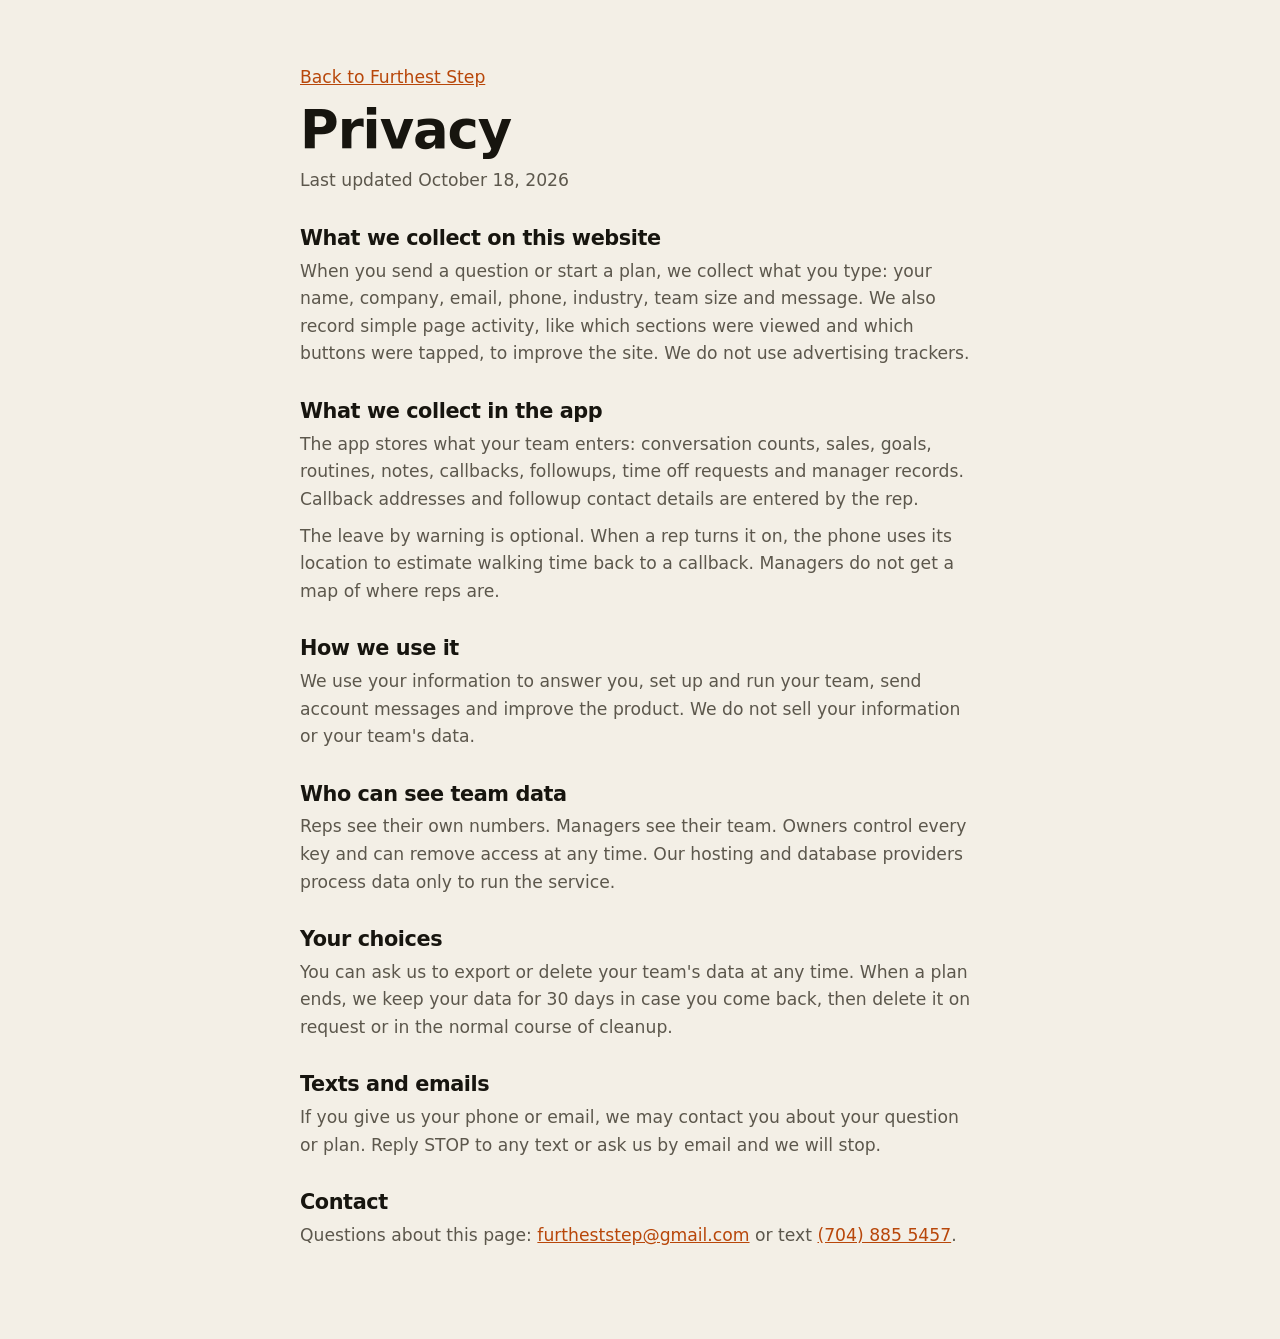
<file: privacy.html>
<!doctype html><html lang="en"><head><meta charset="utf-8"><meta name="viewport" content="width=device-width,initial-scale=1">
<title>Privacy | Furthest Step</title>
<link href="https://api.fontshare.com/v2/css?f[]=cabinet-grotesk@700,800&f[]=satoshi@400,500,700&display=swap" rel="stylesheet">
<link rel="stylesheet" href="./base.css?v=18"><link rel="stylesheet" href="./style.css?v=18"></head><body><main class="legal">
<p><a href="./index.html">Back to Furthest Step</a></p><h1>Privacy</h1><p>Last updated October 18, 2026</p><h2>What we collect on this website</h2>
<p>When you send a question or start a plan, we collect what you type: your name, company, email, phone, industry, team size and message. We also record simple page activity, like which sections were viewed and which buttons were tapped, to improve the site. We do not use advertising trackers.</p>
<h2>What we collect in the app</h2>
<p>The app stores what your team enters: conversation counts, sales, goals, routines, notes, callbacks, followups, time off requests and manager records. Callback addresses and followup contact details are entered by the rep.</p>
<p>The leave by warning is optional. When a rep turns it on, the phone uses its location to estimate walking time back to a callback. Managers do not get a map of where reps are.</p>
<h2>How we use it</h2>
<p>We use your information to answer you, set up and run your team, send account messages and improve the product. We do not sell your information or your team's data.</p>
<h2>Who can see team data</h2>
<p>Reps see their own numbers. Managers see their team. Owners control every key and can remove access at any time. Our hosting and database providers process data only to run the service.</p>
<h2>Your choices</h2>
<p>You can ask us to export or delete your team's data at any time. When a plan ends, we keep your data for 30 days in case you come back, then delete it on request or in the normal course of cleanup.</p>
<h2>Texts and emails</h2>
<p>If you give us your phone or email, we may contact you about your question or plan. Reply STOP to any text or ask us by email and we will stop.</p><h2>Contact</h2><p>Questions about this page: <a href="mailto:furtheststep@gmail.com">furtheststep@gmail.com</a> or text <a href="sms:+17048855457">(704) 885 5457</a>.</p></main></body></html>
</file>
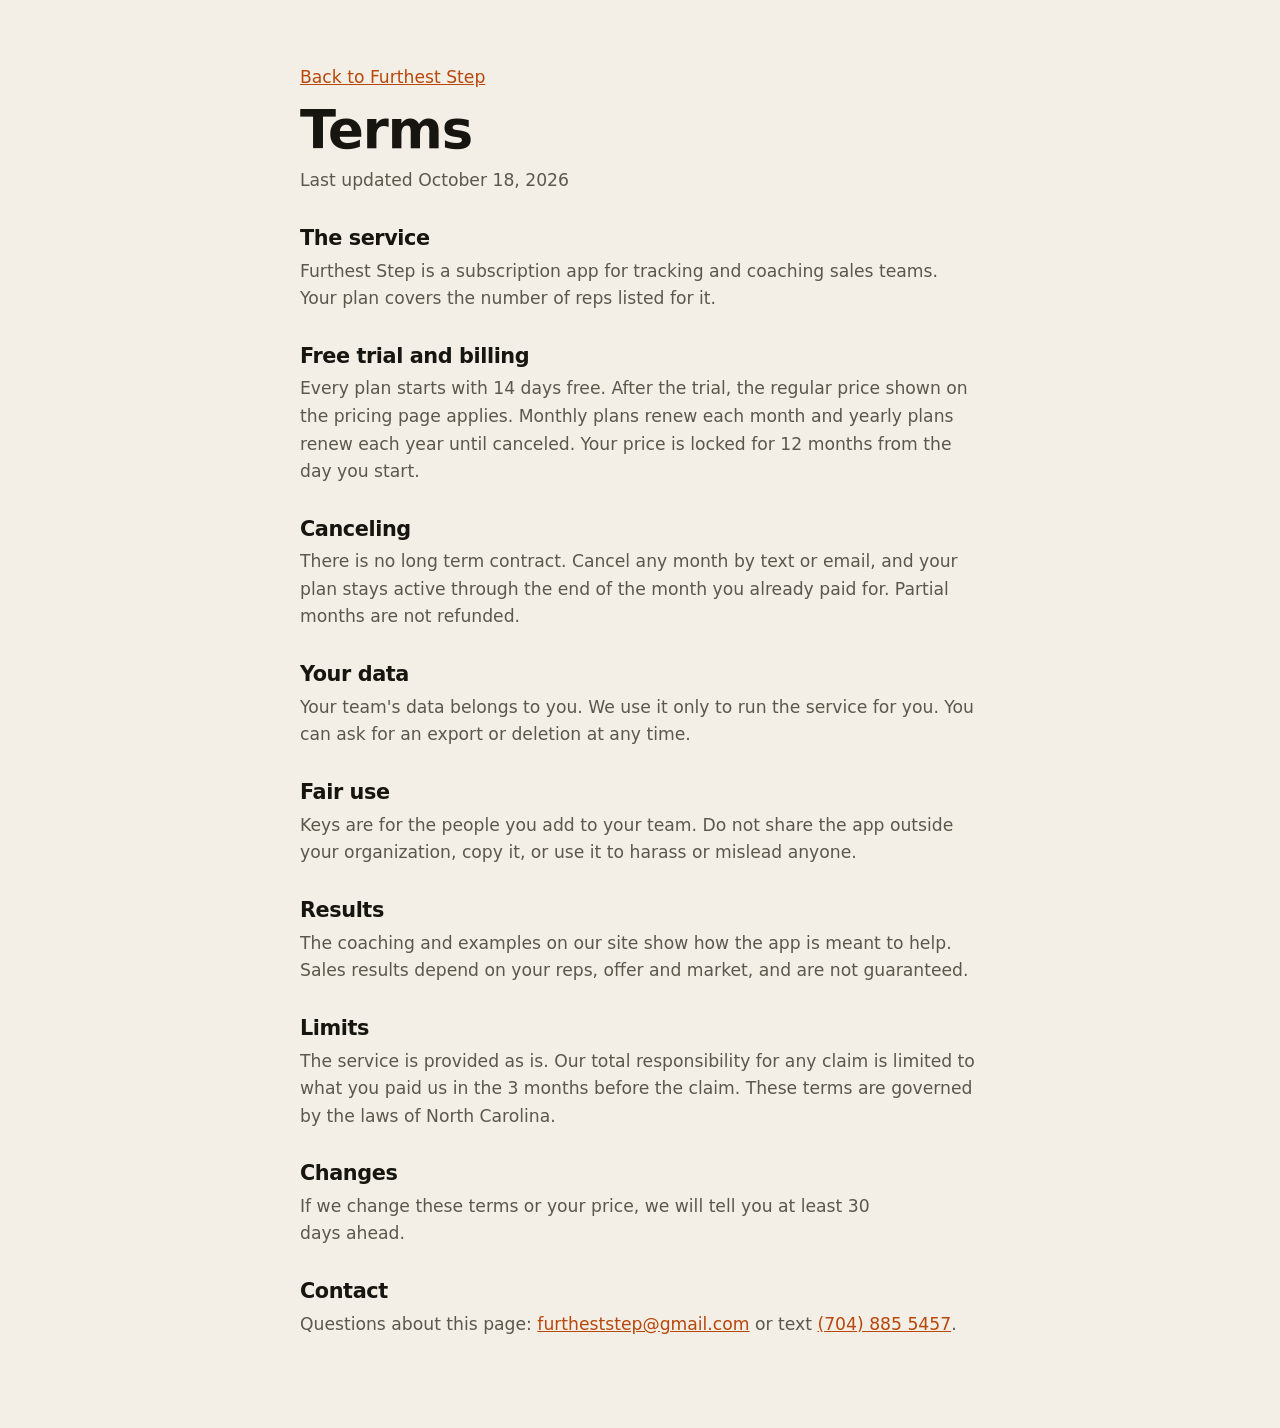
<file: terms.html>
<!doctype html><html lang="en"><head><meta charset="utf-8"><meta name="viewport" content="width=device-width,initial-scale=1">
<title>Terms | Furthest Step</title>
<link href="https://api.fontshare.com/v2/css?f[]=cabinet-grotesk@700,800&f[]=satoshi@400,500,700&display=swap" rel="stylesheet">
<link rel="stylesheet" href="./base.css?v=18"><link rel="stylesheet" href="./style.css?v=18"></head><body><main class="legal">
<p><a href="./index.html">Back to Furthest Step</a></p><h1>Terms</h1><p>Last updated October 18, 2026</p><h2>The service</h2>
<p>Furthest Step is a subscription app for tracking and coaching sales teams. Your plan covers the number of reps listed for it.</p>
<h2>Free trial and billing</h2>
<p>Every plan starts with 14 days free. After the trial, the regular price shown on the pricing page applies. Monthly plans renew each month and yearly plans renew each year until canceled. Your price is locked for 12 months from the day you start.</p>
<h2>Canceling</h2>
<p>There is no long term contract. Cancel any month by text or email, and your plan stays active through the end of the month you already paid for. Partial months are not refunded.</p>
<h2>Your data</h2>
<p>Your team's data belongs to you. We use it only to run the service for you. You can ask for an export or deletion at any time.</p>
<h2>Fair use</h2>
<p>Keys are for the people you add to your team. Do not share the app outside your organization, copy it, or use it to harass or mislead anyone.</p>
<h2>Results</h2>
<p>The coaching and examples on our site show how the app is meant to help. Sales results depend on your reps, offer and market, and are not guaranteed.</p>
<h2>Limits</h2>
<p>The service is provided as is. Our total responsibility for any claim is limited to what you paid us in the 3 months before the claim. These terms are governed by the laws of North Carolina.</p>
<h2>Changes</h2>
<p>If we change these terms or your price, we will tell you at least 30 days ahead.</p><h2>Contact</h2><p>Questions about this page: <a href="mailto:furtheststep@gmail.com">furtheststep@gmail.com</a> or text <a href="sms:+17048855457">(704) 885 5457</a>.</p></main></body></html>
</file>
<file: base.css>
*,*::before,*::after{box-sizing:border-box;margin:0;padding:0}
html{-moz-text-size-adjust:none;-webkit-text-size-adjust:none;text-size-adjust:none;-webkit-font-smoothing:antialiased;-moz-osx-font-smoothing:grayscale;text-rendering:optimizeLegibility;scroll-behavior:smooth;scroll-padding-top:5rem}
body{min-height:100dvh;line-height:1.6;font-family:var(--font-body,sans-serif);font-size:var(--text-base);color:var(--color-text);background-color:var(--color-bg)}
img,picture,video,canvas,svg{display:block;max-width:100%;height:auto}
ul[role='list'],ol[role='list']{list-style:none}
input,button,textarea,select{font:inherit;color:inherit}
h1,h2,h3,h4,h5,h6{text-wrap:balance;line-height:1.1}
p,li,figcaption{text-wrap:pretty;max-width:68ch}
::selection{background:oklch(from var(--color-primary) l c h / .3);color:var(--color-text)}
:focus-visible{outline:2px solid var(--color-primary);outline-offset:3px;border-radius:4px}
@media (prefers-reduced-motion:reduce){*,*::before,*::after{animation-duration:.01ms!important;animation-iteration-count:1!important;transition-duration:.01ms!important;scroll-behavior:auto!important}}
button{cursor:pointer;background:none;border:none}
table{border-collapse:collapse;width:100%}
a,button,[role='button'],input,textarea,select{transition:color .18s ease,background .18s ease,border-color .18s ease,box-shadow .18s ease,transform .18s ease}
.sr-only{position:absolute;width:1px;height:1px;padding:0;margin:-1px;overflow:hidden;clip:rect(0,0,0,0);white-space:nowrap;border-width:0}
</file>
<file: style.css>
:root{
  --color-bg:#F3EFE6;--color-surface:#FBF9F4;--color-surface-2:#ECE6DA;
  --color-text:#17150F;--color-muted:#5C574C;--color-faint:#8C8678;--color-line:#D9D2C3;
  --color-primary:#F26A1B;--color-primary-ink:#1A0F05;--color-primary-deep:#B8470A;
  --color-ink:#17150F;--color-ink-2:#24211A;--color-paper:#F3EFE6;
  --color-good:#2F7D4F;--color-warn:#B8470A;
  --font-display:'Cabinet Grotesk','Satoshi',system-ui,sans-serif;
  --font-body:'Satoshi',system-ui,sans-serif;
  --text-xs:clamp(.75rem,.72rem + .15vw,.82rem);
  --text-sm:clamp(.875rem,.85rem + .15vw,.95rem);
  --text-base:clamp(1rem,.97rem + .15vw,1.075rem);
  --text-lg:clamp(1.125rem,1.05rem + .4vw,1.3rem);
  --text-xl:clamp(1.4rem,1.2rem + 1vw,1.9rem);
  --text-2xl:clamp(2rem,1.5rem + 2.4vw,3.3rem);
  --text-hero:clamp(2.6rem,1.6rem + 4.6vw,5.6rem);
  --radius:14px;--radius-sm:8px;--radius-lg:24px;
  --shadow:0 1px 2px rgba(23,21,15,.06),0 8px 24px rgba(23,21,15,.08);
  --shadow-lg:0 2px 4px rgba(23,21,15,.08),0 24px 60px rgba(23,21,15,.18);
  --wrap:1200px;
}
body{overflow-x:hidden}
.wrap{max-width:var(--wrap);margin-inline:auto;padding-inline:clamp(1.1rem,4vw,2.5rem)}
.eyebrow{font-size:var(--text-xs);font-weight:700;letter-spacing:.14em;text-transform:uppercase;color:var(--color-primary-deep)}
.dark .eyebrow{color:var(--color-primary)}
h1,h2,h3{font-family:var(--font-display);font-weight:800;letter-spacing:-.02em}
h2{font-size:var(--text-2xl)}
h3{font-size:var(--text-lg);font-weight:700;letter-spacing:-.01em}
.lede{font-size:var(--text-lg);color:var(--color-muted);max-width:56ch}
.dark{background:var(--color-ink);color:var(--color-paper)}
.dark .lede,.dark .muted{color:#BDB6A6}
.muted{color:var(--color-muted)}
section{padding-block:clamp(4.5rem,9vw,8rem)}
.sec-head{display:grid;gap:1rem;margin-bottom:clamp(2.2rem,5vw,3.5rem);max-width:780px}

/* buttons */
.btn{display:inline-flex;align-items:center;justify-content:center;gap:.55rem;font-weight:700;font-size:var(--text-sm);padding:.95rem 1.4rem;border-radius:999px;text-decoration:none;white-space:nowrap;line-height:1}
.btn-primary{background:var(--color-primary);color:var(--color-primary-ink)}
.btn-primary:hover{background:#FF7A2B;transform:translateY(-1px);box-shadow:0 10px 24px rgba(242,106,27,.35)}
.btn-ink{background:var(--color-ink);color:var(--color-paper)}
.btn-ink:hover{background:#000;transform:translateY(-1px)}
.btn-ghost{border:1.5px solid currentColor;color:inherit}
.btn-ghost:hover{background:rgba(127,127,127,.12)}
.btn svg{width:18px;height:18px}

/* header */
.hdr{position:fixed;inset:0 0 auto 0;z-index:50;transition:background .3s ease,box-shadow .3s ease,transform .35s ease}
.hdr.solid{background:rgba(243,239,230,.92);backdrop-filter:blur(10px);box-shadow:0 1px 0 var(--color-line)}
.hdr.hide{transform:translateY(-100%)}
.hdr .wrap{display:flex;align-items:center;justify-content:space-between;height:68px;gap:1rem}
.brand{display:flex;align-items:center;gap:.6rem;text-decoration:none;color:var(--color-paper);font-family:var(--font-display);font-weight:800;font-size:1.15rem;letter-spacing:-.01em}
.hdr.solid .brand{color:var(--color-text)}
.brand-mark{display:inline-flex;gap:3px}
.brand-mark i{display:block;width:4px;height:20px;border-radius:2px;background:currentColor}
.brand-mark i:last-child{background:var(--color-primary);transform:rotate(-24deg) translateX(-9px);width:4px;height:24px;margin-top:-2px}
.nav{display:flex;gap:1.6rem;align-items:center}
.nav a{color:rgba(243,239,230,.85);text-decoration:none;font-size:var(--text-sm);font-weight:500}
.hdr.solid .nav a{color:var(--color-muted)}
.nav a:hover{color:var(--color-primary)}
.hdr .btn{padding:.7rem 1.1rem}
@media (max-width:900px){.nav{display:none}}

/* hero */
.hero{position:relative;min-height:100svh;display:grid;align-items:center;padding-block:7rem 4rem;color:var(--color-paper);background:var(--color-ink);overflow:hidden}
.hero-bg{position:absolute;inset:0;z-index:0}
.hero-bg img{width:100%;height:100%;object-fit:cover;object-position:30% 40%;transform:scale(1.08);animation:heroZoom 18s ease-out forwards;opacity:.55}
.hero-bg::after{content:"";position:absolute;inset:0;background:linear-gradient(90deg,rgba(23,21,15,.96) 0%,rgba(23,21,15,.82) 42%,rgba(23,21,15,.35) 100%)}
@keyframes heroZoom{to{transform:scale(1)}}
.hero .wrap{position:relative;z-index:1;display:grid;grid-template-columns:1.15fr .85fr;gap:clamp(2rem,5vw,4rem);align-items:center}
.hero h1{font-size:var(--text-hero);line-height:.98;letter-spacing:-.035em}
.hero h1 .swap{display:inline-block;color:var(--color-primary);min-width:3ch}
.hero h1 .swap span{display:inline-block;animation:wordIn .55s cubic-bezier(.2,.8,.2,1) both}
@keyframes wordIn{from{opacity:0;transform:translateY(.4em) rotate(2deg)}to{opacity:1;transform:none}}
.hero .lede{color:#D6CFBF;margin-top:1.4rem}
.hero-ctas{display:flex;gap:.8rem;flex-wrap:wrap;margin-top:2rem}
.hero-proof{display:flex;gap:1.6rem;flex-wrap:wrap;margin-top:2.4rem;font-size:var(--text-sm);color:#BDB6A6}
.hero-proof b{color:var(--color-paper);font-weight:700}
.hero-proof > span{display:flex;align-items:center;gap:.5rem}
.hero-proof > span::before{content:"";width:8px;height:8px;border-radius:50%;background:var(--color-primary);box-shadow:0 0 0 4px rgba(242,106,27,.2)}
@media (max-width:900px){.hero .wrap{grid-template-columns:1fr}.hero-phone-wrap{order:2}}

/* phone */
.phone{width:min(320px,82vw);margin-inline:auto;aspect-ratio:9/18.5;background:#0E0D0A;border-radius:44px;padding:12px;box-shadow:0 40px 80px rgba(0,0,0,.5),inset 0 0 0 2px #2c2a24;position:relative}
.phone::before{content:"";position:absolute;top:18px;left:50%;transform:translateX(-50%);width:90px;height:22px;border-radius:12px;background:#000;z-index:3}
.screen{height:100%;border-radius:34px;background:#F7F4EC;color:var(--color-text);overflow:hidden;display:flex;flex-direction:column;padding:46px 16px 16px;position:relative;font-size:13px}
.scr-top{display:flex;justify-content:space-between;align-items:center;margin-bottom:10px}
.scr-top b{font-family:var(--font-display);font-size:16px}
.scr-pill{font-size:10px;font-weight:700;padding:3px 8px;border-radius:99px;background:#E9E3D5;color:var(--color-muted)}
.scr-pill.live{background:rgba(47,125,79,.14);color:var(--color-good)}
.counters{display:grid;grid-template-columns:repeat(4,1fr);gap:7px}
.ctr{background:#fff;border:1px solid #E3DDCF;border-radius:14px;padding:10px 4px 8px;text-align:center;position:relative;overflow:hidden;cursor:pointer;user-select:none}
.ctr .k{font-family:var(--font-display);font-weight:800;font-size:22px;line-height:1}
.ctr .n{font-family:var(--font-display);font-weight:800;font-size:20px;font-variant-numeric:tabular-nums;margin-top:4px}
.ctr .l{font-size:9px;color:var(--color-faint);margin-top:2px;line-height:1.15;min-height:2.3em}
.ctr.hit{animation:hit .45s ease}
.ctr.hit::after{content:"";position:absolute;inset:0;background:radial-gradient(circle,rgba(242,106,27,.35),transparent 70%);animation:ripple .5s ease forwards}
@keyframes hit{30%{transform:scale(.92)}}
@keyframes ripple{from{opacity:1;transform:scale(.3)}to{opacity:0;transform:scale(1.6)}}
.ctr.s{background:var(--color-ink);color:var(--color-paper);border-color:var(--color-ink)}
.ctr.s .l{color:#A8A190}
.funnel{margin-top:12px;background:#fff;border:1px solid #E3DDCF;border-radius:14px;padding:10px 12px}
.frow{display:grid;grid-template-columns:62px 1fr 34px;align-items:center;gap:8px;font-size:11px;margin:5px 0}
.fbar{height:8px;background:#EEE8DB;border-radius:9px;overflow:hidden}
.fbar i{display:block;height:100%;background:var(--color-ink);border-radius:9px;width:0;transition:width .7s cubic-bezier(.2,.8,.2,1)}
.frow:last-child .fbar i{background:var(--color-primary)}
.frow em{font-style:normal;text-align:right;font-variant-numeric:tabular-nums;color:var(--color-muted)}
.coach{margin-top:12px;background:var(--color-ink);color:var(--color-paper);border-radius:14px;padding:12px;opacity:0;transform:translateY(10px);transition:all .5s ease}
.coach.on{opacity:1;transform:none}
.coach small{display:block;color:var(--color-primary);font-weight:700;font-size:10px;letter-spacing:.1em;text-transform:uppercase;margin-bottom:4px}
.coach p{font-size:12px;line-height:1.45}
.scr-foot{margin-top:auto;display:flex;justify-content:space-between;font-size:10px;color:var(--color-faint)}

/* demo */
.demo{display:grid;grid-template-columns:.9fr 1.1fr;gap:clamp(2rem,5vw,4.5rem);align-items:center}
.demo-steps{display:grid;gap:1.4rem;margin-top:2rem}
.step{display:grid;grid-template-columns:48px 1fr;gap:1rem}
.step b{display:grid;place-items:center;width:48px;height:48px;border-radius:14px;background:var(--color-ink);color:var(--color-paper);font-family:var(--font-display);font-size:1.3rem}
.step p{color:var(--color-muted);font-size:var(--text-sm);margin-top:.2rem}
.demo-panel{background:var(--color-ink);border-radius:var(--radius-lg);padding:clamp(1.2rem,3vw,2rem);color:var(--color-paper);display:grid;grid-template-columns:auto 1fr;gap:1.6rem;align-items:center;box-shadow:var(--shadow-lg)}
.demo-panel .phone{width:250px;box-shadow:none;background:#000}
.demo-side h3{font-size:var(--text-xl)}
.demo-side p{color:#BDB6A6;font-size:var(--text-sm);margin-top:.5rem}
.demo-btns{display:flex;flex-wrap:wrap;gap:.5rem;margin-top:1.2rem}
.chip{border:1.5px solid #4A463C;color:var(--color-paper);padding:.55rem .9rem;border-radius:99px;font-size:var(--text-xs);font-weight:700}
.chip:hover{border-color:var(--color-primary);color:var(--color-primary)}
.chip[aria-pressed=true]{background:var(--color-primary);border-color:var(--color-primary);color:var(--color-primary-ink)}
@media (max-width:980px){.demo{grid-template-columns:1fr}}
@media (max-width:640px){.demo-panel{grid-template-columns:1fr}.demo-panel .phone{width:min(270px,80vw)}}

/* industries */
.ind-tabs{display:flex;gap:.5rem;flex-wrap:wrap;margin-bottom:2rem}
.tab{padding:.7rem 1.1rem;border-radius:99px;border:1.5px solid var(--color-line);background:var(--color-surface);font-weight:700;font-size:var(--text-sm);color:var(--color-muted)}
.tab:hover{border-color:var(--color-ink);color:var(--color-text)}
.tab[aria-selected=true]{background:var(--color-ink);border-color:var(--color-ink);color:var(--color-paper)}
.ind{display:grid;grid-template-columns:1fr 1fr;gap:0;background:var(--color-surface);border:1px solid var(--color-line);border-radius:var(--radius-lg);overflow:hidden;box-shadow:var(--shadow)}
.ind-img{position:relative;min-height:420px;background:#222}
.ind-img img{position:absolute;inset:0;width:100%;height:100%;object-fit:cover;transition:opacity .5s ease,transform 1.2s ease}
.ind-img img.fade{opacity:0;transform:scale(1.04)}
.ind-img .tag{position:absolute;left:1rem;bottom:1rem;background:var(--color-primary);color:var(--color-primary-ink);font-weight:800;font-size:var(--text-xs);padding:.45rem .8rem;border-radius:99px;letter-spacing:.06em;text-transform:uppercase}
.ind-body{padding:clamp(1.4rem,3.5vw,2.6rem);display:grid;gap:1.3rem;align-content:start}
.ind-body > *{transition:opacity .35s ease,transform .35s ease}
.ind-body.swapping > *{opacity:0;transform:translateY(8px)}
.ind-body h3{font-size:var(--text-xl);font-family:var(--font-display);font-weight:800}
.stages{display:grid;grid-template-columns:repeat(4,1fr);gap:.5rem}
.stage{border:1px solid var(--color-line);border-radius:12px;padding:.7rem .6rem;background:#fff}
.stage b{font-family:var(--font-display);font-size:1.5rem;display:block;line-height:1}
.stage span{font-size:var(--text-xs);color:var(--color-muted);line-height:1.25;display:block;margin-top:.3rem}
.stage:last-child{background:var(--color-ink);color:var(--color-paper);border-color:var(--color-ink)}
.stage:last-child span{color:#BDB6A6}
.objection{border-left:4px solid var(--color-primary);padding:.2rem 0 .2rem 1rem}
.objection q{font-weight:700;display:block;font-size:var(--text-base)}
.objection p{font-size:var(--text-sm);color:var(--color-muted);margin-top:.35rem}
.ind-list{display:grid;gap:.5rem;font-size:var(--text-sm)}
.ind-list li{display:flex;gap:.6rem;list-style:none}
.ind-list li::before{content:"";flex:none;width:7px;height:7px;margin-top:.55em;background:var(--color-primary);transform:rotate(45deg)}
@media (max-width:900px){.ind{grid-template-columns:1fr}.ind-img{min-height:260px}}
@media (max-width:480px){.stages{grid-template-columns:repeat(2,1fr)}}

/* coaching methods */
.methods{display:grid;grid-template-columns:repeat(12,1fr);gap:1rem}
.m{background:var(--color-ink-2);border:1px solid #37332A;border-radius:var(--radius-lg);padding:1.6rem;display:grid;gap:.6rem;align-content:start;grid-column:span 4;position:relative;overflow:hidden}
.m.wide{grid-column:span 8}
.m.tall{grid-row:span 2}
.m .tagline{font-size:var(--text-xs);text-transform:uppercase;letter-spacing:.12em;color:var(--color-primary);font-weight:700}
.m h3{font-size:var(--text-xl);font-family:var(--font-display);font-weight:800}
.m p{color:#BDB6A6;font-size:var(--text-sm)}
.m .big{font-family:var(--font-display);font-weight:800;font-size:clamp(3rem,6vw,5rem);line-height:.9;color:var(--color-primary);letter-spacing:-.04em}
.air{display:grid;gap:.6rem;margin-top:.6rem}
.air div{display:grid;grid-template-columns:38px 1fr;gap:.8rem;align-items:start;font-size:var(--text-sm);color:#D6CFBF}
.air b{display:grid;place-items:center;height:38px;border-radius:10px;background:var(--color-primary);color:var(--color-primary-ink);font-family:var(--font-display);font-size:1.2rem}
@media (max-width:980px){.m,.m.wide{grid-column:span 6}}
@media (max-width:640px){.m,.m.wide{grid-column:span 12}.m.tall{grid-row:auto}}

/* manager */
.mgr{display:grid;grid-template-columns:1.1fr .9fr;gap:clamp(2rem,5vw,4rem);align-items:center}
.report{background:var(--color-surface);border:1px solid var(--color-line);border-radius:var(--radius-lg);box-shadow:var(--shadow-lg);overflow:hidden}
.rep-head{display:flex;justify-content:space-between;align-items:center;padding:1rem 1.3rem;border-bottom:1px solid var(--color-line);gap:1rem;flex-wrap:wrap}
.rep-head b{font-family:var(--font-display);font-size:1.1rem}
.periods{display:flex;gap:.3rem;flex-wrap:wrap}
.periods button{font-size:11px;font-weight:700;padding:.35rem .6rem;border-radius:99px;color:var(--color-muted);border:1px solid var(--color-line)}
.periods button[aria-pressed=true]{background:var(--color-ink);color:var(--color-paper);border-color:var(--color-ink)}
.kpis{display:grid;grid-template-columns:repeat(4,1fr);border-bottom:1px solid var(--color-line)}
.kpi{padding:1rem 1.3rem;border-right:1px solid var(--color-line)}
.kpi:last-child{border-right:0}
.kpi small{font-size:var(--text-xs);color:var(--color-muted);font-weight:600}
.kpi b{display:block;font-family:var(--font-display);font-size:1.8rem;font-variant-numeric:tabular-nums;line-height:1.1}
.reps{padding:.6rem 1.3rem 1.2rem}
.rrow{display:grid;grid-template-columns:110px 1fr 70px;gap:.8rem;align-items:center;padding:.55rem 0;border-bottom:1px dashed var(--color-line);font-size:var(--text-sm)}
.rrow:last-child{border-bottom:0}
.rbar{height:10px;background:var(--color-surface-2);border-radius:9px;overflow:hidden;display:flex}
.rbar i{display:block;height:100%;transition:width .8s cubic-bezier(.2,.8,.2,1);width:0}
.rbar i:nth-child(1){background:#C9C1AE}.rbar i:nth-child(2){background:#7E776A}.rbar i:nth-child(3){background:var(--color-ink)}.rbar i:nth-child(4){background:var(--color-primary)}
.flag{font-size:11px;font-weight:700;padding:.25rem .5rem;border-radius:99px;text-align:center}
.flag.ok{background:rgba(47,125,79,.12);color:var(--color-good)}
.flag.watch{background:rgba(242,106,27,.14);color:var(--color-primary-deep)}
.legend{display:flex;gap:1rem;font-size:11px;color:var(--color-muted);padding:0 1.3rem 1rem;flex-wrap:wrap}
.legend span{display:flex;align-items:center;gap:.35rem}
.legend i{width:10px;height:10px;border-radius:3px;display:block}
.mgr-points{display:grid;gap:1.1rem;margin-top:1.6rem}
.mgr-points div{display:grid;grid-template-columns:28px 1fr;gap:.8rem}
.mgr-points svg{width:24px;height:24px;color:var(--color-primary-deep)}
.mgr-points b{display:block}
.mgr-points span{color:var(--color-muted);font-size:var(--text-sm)}
@media (max-width:980px){.mgr{grid-template-columns:1fr}}
@media (max-width:560px){.kpis{grid-template-columns:repeat(2,1fr)}.kpi:nth-child(2){border-right:0}.kpi:nth-child(-n+2){border-bottom:1px solid var(--color-line)}.rrow{grid-template-columns:80px 1fr 60px}}

/* pricing */
.plans{display:grid;grid-template-columns:repeat(3,1fr);gap:1.2rem;align-items:stretch}
.plan{background:var(--color-surface);border:1.5px solid var(--color-line);border-radius:var(--radius-lg);padding:2rem;display:flex;flex-direction:column;gap:1.2rem;position:relative}
.plan.feat{background:var(--color-ink);color:var(--color-paper);border-color:var(--color-ink);transform:translateY(-10px);box-shadow:var(--shadow-lg)}
.plan .badge{position:absolute;top:-13px;left:2rem;background:var(--color-primary);color:var(--color-primary-ink);font-size:11px;font-weight:800;letter-spacing:.08em;text-transform:uppercase;padding:.35rem .75rem;border-radius:99px}
.plan h3{font-size:var(--text-xl);font-family:var(--font-display);font-weight:800}
.plan .who{font-size:var(--text-sm);color:var(--color-muted)}
.plan.feat .who,.plan.feat li{color:#D6CFBF}
.price{display:flex;align-items:baseline;gap:.4rem}
.price b{font-family:var(--font-display);font-size:clamp(2.6rem,4vw,3.4rem);font-weight:800;letter-spacing:-.03em;line-height:1}
.price span{color:var(--color-muted);font-size:var(--text-sm)}
.plan.feat .price span{color:#BDB6A6}
.per{font-size:var(--text-xs);color:var(--color-primary-deep);font-weight:700}
.plan.feat .per{color:var(--color-primary)}
.plan ul{display:grid;gap:.6rem;font-size:var(--text-sm);flex:1}
.plan li{list-style:none;display:flex;gap:.6rem}
.plan li::before{content:"";flex:none;width:18px;height:18px;margin-top:2px;border-radius:50%;background:var(--color-primary) url("data:image/svg+xml,%3Csvg xmlns='http://www.w3.org/2000/svg' viewBox='0 0 24 24' fill='none' stroke='%231A0F05' stroke-width='3.5' stroke-linecap='round' stroke-linejoin='round'%3E%3Cpath d='M5 12l5 5L20 7'/%3E%3C/svg%3E") center/11px no-repeat}
.plan .btn{width:100%}
.guar{display:flex;gap:2rem;justify-content:center;flex-wrap:wrap;margin-top:2.4rem;font-size:var(--text-sm);color:var(--color-muted)}
.guar span{display:flex;gap:.5rem;align-items:center}
.guar svg{width:18px;height:18px;color:var(--color-good)}
@media (max-width:980px){.plans{grid-template-columns:1fr;max-width:520px;margin-inline:auto}.plan.feat{transform:none}}

/* faq */
.faq{display:grid;grid-template-columns:.8fr 1.2fr;gap:clamp(2rem,5vw,4rem)}
.faq details{border-bottom:1px solid var(--color-line);padding-block:1.2rem}
.faq summary{cursor:pointer;font-weight:700;font-size:var(--text-base);list-style:none;display:flex;justify-content:space-between;gap:1rem;align-items:center}
.faq summary::-webkit-details-marker{display:none}
.faq summary::after{content:"+";font-family:var(--font-display);font-size:1.6rem;line-height:1;color:var(--color-primary-deep);transition:transform .25s ease}
.faq details[open] summary::after{transform:rotate(45deg)}
.faq details p{color:var(--color-muted);margin-top:.7rem;font-size:var(--text-sm)}
@media (max-width:900px){.faq{grid-template-columns:1fr}}

/* contact */
.contact{display:grid;grid-template-columns:.9fr 1.1fr;gap:clamp(2rem,5vw,4rem);align-items:start}
.ways{display:grid;gap:.8rem;margin-top:1.6rem}
.way{display:flex;align-items:center;gap:1rem;padding:1rem 1.2rem;border-radius:var(--radius);border:1px solid #3A362D;color:var(--color-paper);text-decoration:none}
.way:hover{border-color:var(--color-primary)}
.way svg{width:22px;height:22px;color:var(--color-primary);flex:none}
.way small{display:block;color:#A8A190;font-size:var(--text-xs)}
form.f{display:grid;gap:1rem;background:var(--color-ink-2);border:1px solid #37332A;border-radius:var(--radius-lg);padding:clamp(1.4rem,3vw,2rem)}
.f .row{display:grid;grid-template-columns:1fr 1fr;gap:1rem}
.f label{display:grid;gap:.4rem;font-size:var(--text-xs);font-weight:700;color:#BDB6A6;letter-spacing:.02em}
.f input,.f select,.f textarea{background:#14120D;border:1.5px solid #3A362D;border-radius:10px;padding:.8rem .9rem;color:var(--color-paper);font-size:var(--text-sm);width:100%}
.f input:focus,.f select:focus,.f textarea:focus{outline:none;border-color:var(--color-primary)}
.f textarea{min-height:110px;resize:vertical}
.f .msg{font-size:var(--text-sm);min-height:1.4em}
.f .msg.ok{color:#7FD3A0}.f .msg.err{color:#FF9B6B}
@media (max-width:900px){.contact{grid-template-columns:1fr}}
@media (max-width:520px){.f .row{grid-template-columns:1fr}}

/* modal */
.modal{position:fixed;inset:0;z-index:100;display:none;place-items:center;padding:1rem;background:rgba(10,9,6,.7);backdrop-filter:blur(4px)}
.modal.open{display:grid;animation:fadeIn .25s ease}
@keyframes fadeIn{from{opacity:0}}
.modal-box{background:var(--color-surface);color:var(--color-text);border-radius:var(--radius-lg);width:min(560px,100%);max-height:92vh;overflow:auto;padding:clamp(1.4rem,4vw,2.2rem);position:relative;animation:pop .35s cubic-bezier(.2,.8,.2,1)}
@keyframes pop{from{transform:translateY(20px) scale(.97);opacity:0}}
.modal-x{position:absolute;top:1rem;right:1rem;width:36px;height:36px;border-radius:50%;display:grid;place-items:center;background:var(--color-surface-2)}
.modal-x:hover{background:var(--color-line)}
.modal-box h3{font-size:var(--text-xl);font-family:var(--font-display);font-weight:800;padding-right:2.5rem}
.modal-box .sum{display:flex;justify-content:space-between;background:var(--color-surface-2);padding:.9rem 1rem;border-radius:12px;margin:1rem 0;font-weight:700;gap:1rem}
.modal-box form{display:grid;gap:.9rem}
.modal-box label{display:grid;gap:.35rem;font-size:var(--text-xs);font-weight:700;color:var(--color-muted)}
.modal-box input,.modal-box select{border:1.5px solid var(--color-line);border-radius:10px;padding:.75rem .85rem;background:#fff;font-size:var(--text-sm)}
.modal-box input:focus,.modal-box select:focus{outline:none;border-color:var(--color-primary)}
.modal-box .row{display:grid;grid-template-columns:1fr 1fr;gap:.9rem}
.modal-box .msg{font-size:var(--text-sm);min-height:1.2em}
.modal-box .msg.err{color:var(--color-warn)}
@media (max-width:520px){.modal-box .row{grid-template-columns:1fr}}

/* footer */
footer{background:#0E0D0A;color:#A8A190;padding-block:3rem;font-size:var(--text-sm)}
footer .wrap{display:flex;justify-content:space-between;gap:2rem;flex-wrap:wrap;align-items:center}
footer a{color:#D6CFBF;text-decoration:none}
footer a:hover{color:var(--color-primary)}
footer .brand{color:var(--color-paper)}

/* reveal */
.rv{opacity:1}
.rv.in{opacity:1;transform:none}
.rv.d1{transition-delay:.08s}.rv.d2{transition-delay:.16s}.rv.d3{transition-delay:.24s}.rv.d4{transition-delay:.32s}
@media (prefers-reduced-motion:reduce){.rv{opacity:1;transform:none}}

/* owner dashboard */
.owner{position:fixed;inset:0;z-index:200;background:var(--color-bg);overflow:auto;display:none}
.owner.open{display:block}
.owner-top{position:sticky;top:0;background:var(--color-ink);color:var(--color-paper);z-index:2}
.owner-top .wrap{display:flex;justify-content:space-between;align-items:center;height:64px;gap:1rem}
.owner .wrap{padding-block:0}
.ogrid{display:grid;grid-template-columns:repeat(4,1fr);gap:1rem;margin-block:1.5rem}
.okpi{background:var(--color-surface);border:1px solid var(--color-line);border-radius:var(--radius);padding:1.1rem 1.2rem}
.okpi small{color:var(--color-muted);font-size:var(--text-xs);font-weight:700;text-transform:uppercase;letter-spacing:.08em}
.okpi b{display:block;font-family:var(--font-display);font-size:2rem;font-variant-numeric:tabular-nums}
.opanels{display:grid;grid-template-columns:1.3fr .7fr;gap:1rem;margin-bottom:1rem}
.opanel{background:var(--color-surface);border:1px solid var(--color-line);border-radius:var(--radius);padding:1.2rem;overflow:auto}
.opanel h3{font-size:var(--text-base);margin-bottom:.8rem}
.otable{font-size:var(--text-xs);width:100%}
.otable th{text-align:left;color:var(--color-muted);font-weight:700;padding:.4rem .5rem;border-bottom:1px solid var(--color-line);white-space:nowrap}
.otable td{padding:.5rem;border-bottom:1px solid var(--color-surface-2);vertical-align:top}
.empty{color:var(--color-muted);font-size:var(--text-sm);padding:1rem 0}
.login{max-width:420px;margin:12vh auto;background:var(--color-surface);border:1px solid var(--color-line);border-radius:var(--radius-lg);padding:2rem;display:grid;gap:1rem}
.login input,.oform input,.oform select{border:1.5px solid var(--color-line);border-radius:10px;padding:.75rem .85rem;background:#fff;width:100%;font-size:var(--text-sm)}
.oform{display:grid;gap:.6rem}
.oform .row{display:grid;grid-template-columns:1fr 1fr;gap:.6rem}
@media (max-width:900px){.ogrid{grid-template-columns:repeat(2,1fr)}.opanels{grid-template-columns:1fr}}

.goal{margin-top:10px;background:#fff;border:1px solid #E3DDCF;border-radius:14px;padding:10px 12px;display:grid;gap:7px}
.goal small{display:block;font-size:9px;font-weight:700;letter-spacing:.1em;text-transform:uppercase;color:var(--color-faint)}
.goal b{font-size:12px}
.gbar{height:7px;background:#EEE8DB;border-radius:9px;overflow:hidden}
.gbar i{display:block;height:100%;width:0;background:var(--color-primary);border-radius:9px;transition:width .6s ease}
.cb{display:flex;justify-content:space-between;font-size:10px;border-top:1px dashed #E3DDCF;padding-top:7px;gap:6px}
.cb span{color:var(--color-primary-deep);font-weight:700}
.hero-proof > span{gap:.6rem}

.demo-ind{white-space:nowrap;display:flex;align-items:center;gap:.6rem;margin-top:.8rem;font-size:var(--text-xs);font-weight:700;text-transform:uppercase;letter-spacing:.08em;color:#BDB6A6}
.demo-ind select{flex:1;min-width:0;max-width:260px;padding:.55rem .7rem;border-radius:10px;border:1px solid rgba(255,255,255,.18);background:rgba(255,255,255,.06);color:#fff;font:inherit;font-size:var(--text-sm);text-transform:none;letter-spacing:0;font-weight:500}
.demo-ind select option{color:#17150F}
.demo>*,.demo-panel>*{min-width:0}
.vs-wrap{overflow-x:auto;background:var(--color-surface);border:1px solid var(--color-line);border-radius:var(--radius-lg);box-shadow:var(--shadow)}
.vs{width:100%;border-collapse:collapse;min-width:620px;font-size:var(--text-sm)}
.vs th,.vs td{padding:.9rem 1rem;border-bottom:1px solid var(--color-line);text-align:center}
.vs tbody th{text-align:left;font-weight:500}
.vs thead th{font-family:var(--font-display);font-size:var(--text-base);vertical-align:bottom}
.vs td{color:var(--color-muted)}
.vs .us{background:var(--color-ink);color:var(--color-paper);border-radius:14px 14px 0 0}
.vs td.y{background:rgba(242,106,27,.1);color:var(--color-primary-deep);font-weight:800;font-size:1.1rem}
.vs tr:last-child th,.vs tr:last-child td{border-bottom:0}
.fx{display:grid;grid-template-columns:1.15fr 1fr .85fr;gap:1rem;align-items:start}
.fx-col{background:var(--color-surface);border:1px solid var(--color-line);border-radius:var(--radius-lg);padding:1.4rem}
.fx-col h3{font-size:var(--text-lg);padding-bottom:.7rem;border-bottom:3px solid var(--color-primary)}
.fx-col ul{list-style:none;padding:0;margin:.4rem 0 0}
.fx-col li{padding:.75rem 0;border-bottom:1px solid var(--color-line);display:flex;flex-direction:column;gap:.2rem}
.fx-col li:last-child{border-bottom:0}
.fx-col li b{font-size:var(--text-sm)}
.fx-col li span{font-size:var(--text-sm);color:var(--color-muted)}
@media (max-width:980px){.fx{grid-template-columns:1fr 1fr}.fx-col:last-child{grid-column:1/-1}}
@media (max-width:640px){.fx{grid-template-columns:1fr}}
.intro{font-size:var(--text-sm);font-weight:700;margin-top:.15rem}
.plan.feat .intro{color:var(--color-paper)}
.legal{max-width:720px;margin:0 auto;padding:4rem 1.25rem 5rem}
.legal h1{font-family:var(--font-display);font-size:var(--text-2xl);margin-bottom:.5rem}
.legal h2{font-size:var(--text-lg);margin:2rem 0 .5rem}
.legal p,.legal li{color:var(--color-muted);margin-bottom:.6rem}
.legal a{color:var(--color-primary-deep)}

/* ===== v17 owner first rebuild ===== */
input[type=range]{width:100%;accent-color:var(--color-primary);height:32px;cursor:pointer}
.fine{font-size:var(--text-xs);color:var(--color-faint)}
section{padding-block:clamp(3rem,6vw,5rem)}
.tint{background:var(--color-surface-2)}
.sec-head.center{margin-inline:auto;text-align:center;justify-items:center}
.ex-tag{display:inline-block;font-size:11px;font-weight:800;letter-spacing:.08em;text-transform:uppercase;padding:.25rem .55rem;border-radius:99px;background:rgba(242,106,27,.14);color:var(--color-primary-deep);vertical-align:middle}
.dark .ex-tag{background:rgba(242,106,27,.2);color:var(--color-primary)}

/* header + mobile menu */
.hdr-right{display:flex;align-items:center;gap:.6rem}
.nav-cta{display:none}
.menu-btn{display:none;width:44px;height:44px;border-radius:12px;flex-direction:column;justify-content:center;align-items:center;gap:5px;color:var(--color-paper)}
.menu-btn span{display:block;width:20px;height:2px;border-radius:2px;background:currentColor;transition:transform .25s ease,opacity .25s ease}
.hdr.solid .menu-btn,.hdr.menu-open .menu-btn{color:var(--color-text)}
.hdr.menu-open .menu-btn span:nth-child(1){transform:translateY(7px) rotate(45deg)}
.hdr.menu-open .menu-btn span:nth-child(2){opacity:0}
.hdr.menu-open .menu-btn span:nth-child(3){transform:translateY(-7px) rotate(-45deg)}
.hdr.menu-open{background:rgba(243,239,230,.98);box-shadow:0 1px 0 var(--color-line)}
.hdr.menu-open .brand{color:var(--color-text)}
@media (max-width:900px){
  .menu-btn{display:flex}
  .nav{display:none;position:absolute;top:68px;left:0;right:0;flex-direction:column;align-items:stretch;gap:0;background:var(--color-bg);padding:.5rem clamp(1.1rem,4vw,2.5rem) 1.2rem;box-shadow:0 18px 30px rgba(23,21,15,.15);border-bottom:1px solid var(--color-line)}
  .hdr.menu-open .nav{display:flex}
  .nav a{color:var(--color-text)!important;font-size:var(--text-base);font-weight:700;padding:.9rem 0;border-bottom:1px solid var(--color-line);min-height:44px}
  .nav-cta{display:inline-flex;margin-top:1rem}
}
@media (max-width:520px){.hdr-cta{display:none}}

/* hero */
.hero{min-height:min(100svh,820px);padding-block:5.8rem 3rem}
.hero h1{font-size:clamp(2.3rem,1.4rem + 3.2vw,4.1rem);line-height:1}
.hero h1 em{font-style:normal;color:var(--color-primary);display:block;margin-top:.15em}
.hero .lede{max-width:52ch}
.hero-price{margin-top:1.1rem;font-size:var(--text-sm);color:#D6CFBF;max-width:60ch}
.hero-price b{color:var(--color-paper)}
.hero-trust{margin-top:1.6rem;padding-top:1.2rem;border-top:1px solid rgba(243,239,230,.16);display:flex;flex-wrap:wrap;gap:.6rem 1.4rem;align-items:center;font-size:var(--text-sm);color:#BDB6A6}
.hero-trust p{flex-basis:100%}
.hero-text{color:var(--color-paper);font-weight:700;text-decoration:underline;text-decoration-color:var(--color-primary);text-underline-offset:4px;min-height:44px;display:inline-flex;align-items:center}
.hero-text:hover{color:var(--color-primary)}
.hero-video{display:inline-flex;align-items:center;gap:.6rem;color:var(--color-paper);font-weight:700;min-height:44px}
.hero-video[hidden]{display:none}
.hero-video span{width:34px;height:34px;border-radius:50%;background:var(--color-primary);display:grid;place-items:center}
.hero-video span::after{content:"";border-left:11px solid var(--color-primary-ink);border-top:7px solid transparent;border-bottom:7px solid transparent;margin-left:3px}

/* owner board */
.board-sec .sec-head{margin-bottom:2rem}
.ob{display:grid;grid-template-columns:1.45fr .85fr;gap:1rem;align-items:start}
.ob>*{min-width:0}
.ob-main,.ob-detail,.scrub{background:var(--color-surface);border:1px solid var(--color-line);border-radius:var(--radius-lg);box-shadow:var(--shadow)}
.ob-head{display:flex;justify-content:space-between;align-items:center;gap:.8rem;flex-wrap:wrap;padding:1rem 1.2rem;border-bottom:1px solid var(--color-line)}
.ob-head>div:first-child{display:flex;align-items:center;gap:.6rem}
.ob-head b{font-family:var(--font-display);font-size:1.15rem}
.periods button{font-size:var(--text-xs);padding:.5rem .8rem;min-height:36px}
.ob-std{display:grid;grid-template-columns:auto 1fr;gap:.6rem 1.2rem;align-items:center;padding:.9rem 1.2rem;border-bottom:1px solid var(--color-line);background:var(--color-bg)}
.ob-std-l{display:flex;flex-wrap:wrap;align-items:center;gap:.5rem;font-size:var(--text-xs);font-weight:800;text-transform:uppercase;letter-spacing:.08em;color:var(--color-muted)}
.ob-std select{font-size:var(--text-sm);text-transform:none;letter-spacing:0;font-weight:600;color:var(--color-text);padding:.5rem .6rem;border-radius:10px;border:1.5px solid var(--color-line);background:#fff;min-height:40px;max-width:100%}
.ob-slider{display:flex;align-items:center;gap:.8rem;min-width:0}
.ob-slider output{font-family:var(--font-display);font-weight:800;font-size:1.1rem;white-space:nowrap;min-width:4.4em;text-align:right}
.ob-cols,.obr{display:grid;grid-template-columns:112px 150px 1fr 92px;gap:.8rem;align-items:center}
.ob-cols{padding:.6rem 1.2rem 0;font-size:11px;font-weight:700;text-transform:uppercase;letter-spacing:.08em;color:var(--color-faint)}
.nums{display:grid;grid-template-columns:repeat(4,1fr);text-align:center;font-variant-numeric:tabular-nums}
.nums i{font-style:normal}
.ob-cols .nums i{font-family:var(--font-display);font-size:.95rem;color:var(--color-text)}
.ob-rows{padding:.3rem .6rem .4rem}
.obr{width:100%;text-align:left;padding:.65rem .6rem;border-radius:12px;font-size:var(--text-sm);min-height:52px;border:1.5px solid transparent}
.obr:hover{background:var(--color-bg)}
.obr.sel{background:var(--color-bg);border-color:var(--color-ink)}
.obr-name{display:flex;flex-direction:column;line-height:1.2}
.obr-name small{font-size:11px;color:var(--color-muted)}
.obr .nums i{font-weight:700}
.obr .rbar{height:12px}
.ob-sum{padding:.2rem 1.2rem 1.1rem;font-size:var(--text-sm);font-weight:700;color:var(--color-primary-deep)}
.ob-detail{padding:1.2rem;display:grid;gap:.9rem;position:sticky;top:84px}
.ob-empty{color:var(--color-muted);font-size:var(--text-sm);padding:2.5rem .5rem;text-align:center}
.obd-head{display:flex;justify-content:space-between;align-items:center;gap:.6rem;flex-wrap:wrap}
.obd-head b{font-family:var(--font-display);font-size:1.4rem}
.obd-fun .frow{grid-template-columns:76px 1fr 30px;font-size:var(--text-xs)}
.obd-block small{display:block;font-size:11px;font-weight:800;letter-spacing:.1em;text-transform:uppercase;color:var(--color-primary-deep);margin-bottom:.25rem}
.obd-block p{font-size:var(--text-sm)}
.obd-block.dark{background:var(--color-ink);color:var(--color-paper);border-radius:14px;padding:.9rem 1rem}
.obd-block.dark small{color:var(--color-primary)}
.obd-text{background:var(--color-bg);border:1px dashed var(--color-line);border-radius:12px;padding:.7rem .8rem}
.obd-copy{margin-top:.6rem;min-height:44px;padding:.7rem 1.1rem}
.scrub{margin-top:1rem;padding:1.2rem 1.4rem;display:grid;gap:.6rem}
.scrub-head{display:flex;justify-content:space-between;align-items:flex-end;gap:1rem;flex-wrap:wrap}
.scrub-head h3{font-size:var(--text-lg);margin-top:.2rem}
.scrub-ticks{display:flex;justify-content:space-between;font-size:11px;color:var(--color-faint);font-weight:700;margin-top:-.3rem}
.scrub-out{display:grid;grid-template-columns:auto 1fr auto;gap:1.2rem;align-items:center;background:var(--color-ink);color:var(--color-paper);border-radius:16px;padding:1rem 1.2rem;min-height:5.2rem}
.scrub-time{font-family:var(--font-display);font-weight:800;font-size:1.6rem;color:var(--color-primary);white-space:nowrap;font-variant-numeric:tabular-nums}
.scrub-out p{font-size:var(--text-sm);color:#E6E0D2}
.scrub-tot{display:flex;gap:.7rem;align-items:center;font-size:11px;color:#A8A190;white-space:nowrap}
.scrub-tot b{display:flex;flex-direction:column;align-items:center;font-family:var(--font-display);font-size:1.05rem;color:var(--color-paper);font-variant-numeric:tabular-nums;min-width:2ch}
.scrub-tot b i{font-style:normal;font-size:10px;color:var(--color-primary)}
.ob-cta{display:flex;align-items:center;gap:1.2rem;flex-wrap:wrap;margin-top:1.4rem;font-size:var(--text-sm)}
@media (max-width:1100px){.ob-cols,.obr{grid-template-columns:96px 132px 1fr 84px;gap:.6rem}}
@media (max-width:980px){.ob{grid-template-columns:1fr}.ob-detail{position:static}.scrub-out{grid-template-columns:auto 1fr}.scrub-tot{grid-column:1/-1}}
@media (max-width:640px){
  .ob-std{grid-template-columns:1fr}
  .ob-cols{display:none}
  .obr{grid-template-columns:1fr auto;grid-template-areas:"name flag" "nums nums" "bar bar";gap:.45rem .6rem}
  .obr-name{grid-area:name;flex-direction:row;align-items:baseline;gap:.5rem}
  .obr .flag{grid-area:flag}
  .obr .nums{grid-area:nums;text-align:left}
  .obr .nums i::before{font-family:var(--font-display);color:var(--color-faint);margin-right:.25rem;font-weight:800}
  .obr .nums i:nth-child(1)::before{content:"D"}.obr .nums i:nth-child(2)::before{content:"P"}.obr .nums i:nth-child(3)::before{content:"C"}.obr .nums i:nth-child(4)::before{content:"S"}
  .obr .rbar{grid-area:bar}
  .scrub{padding:1rem}
  .scrub-out{grid-template-columns:1fr;gap:.5rem}
  .scrub-tot{justify-content:space-between;flex-wrap:wrap}
}

/* rep demo */
.demo{grid-template-columns:.8fr 1.2fr}
.demo-panel{grid-template-columns:1fr auto}
.demo-steps{margin-top:1.6rem;gap:1.1rem}
.chip{min-height:44px}
.scr-foot{font-size:12px;align-items:center}
.scr-reset{font-size:12px;font-weight:700;color:var(--color-primary-deep);min-height:44px;min-width:44px;padding:0 .4rem;margin:-12px -6px -12px 0}
.ctr .l{font-size:10px}
.demo-panel .phone{width:260px}
@media (max-width:980px){.demo{grid-template-columns:1fr}}
@media (max-width:640px){.demo-panel{grid-template-columns:1fr}.demo-panel .phone{width:min(280px,80vw)}}

/* leak calculator */
.calc{display:grid;grid-template-columns:1.1fr .9fr;gap:1rem;align-items:start}
.calc>*{min-width:0}
.calc-in{background:var(--color-surface);border:1px solid var(--color-line);border-radius:var(--radius-lg);padding:clamp(1.2rem,3vw,1.8rem);display:grid;gap:1.1rem;align-content:start;box-shadow:var(--shadow)}
.calc-grid{display:grid;grid-template-columns:1fr 1fr;gap:.9rem}
.stp label,.calc-row label{display:grid;gap:.4rem;font-size:var(--text-xs);font-weight:700;color:var(--color-muted)}
.stp label{display:flex;gap:.5rem;align-items:center;margin-bottom:.4rem}
.stp label b{display:grid;place-items:center;width:26px;height:26px;border-radius:8px;background:var(--color-ink);color:var(--color-paper);font-family:var(--font-display);font-size:.9rem}
.stp:last-child label b{background:var(--color-primary);color:var(--color-primary-ink)}
.stepper{display:grid;grid-template-columns:44px 1fr 44px;border:1.5px solid var(--color-line);border-radius:12px;overflow:hidden;background:#fff}
.stepper button{min-height:46px;font-size:1.3rem;font-weight:700;color:var(--color-text);background:var(--color-surface-2)}
.stepper button:hover{background:var(--color-line)}
.stepper input{border:0;text-align:center;font-family:var(--font-display);font-weight:800;font-size:1.3rem;width:100%;min-width:0;background:#fff;font-variant-numeric:tabular-nums;-moz-appearance:textfield;appearance:textfield}
.stepper input::-webkit-inner-spin-button,.stepper input::-webkit-outer-spin-button{-webkit-appearance:none;margin:0}
.stepper input[aria-invalid=true]{background:#FFF1E8;color:var(--color-warn)}
.stepper:focus-within{border-color:var(--color-primary)}
.calc-row{display:grid;grid-template-columns:repeat(3,1fr);gap:.9rem}
.calc-row input{border:1.5px solid var(--color-line);border-radius:10px;padding:.7rem .8rem;background:#fff;font-size:var(--text-base);font-weight:700;width:100%;min-height:46px}
.calc-row input:focus{outline:none;border-color:var(--color-primary)}
.dollar,.pts,.pct{position:relative;display:block}
.dollar input{padding-left:1.6rem}
.dollar::before{content:"$";position:absolute;left:.8rem;top:50%;transform:translateY(-50%);font-weight:700;color:var(--color-muted)}
.pts input,.pct input{padding-right:2.6rem}
.pts::after,.pct::after{position:absolute;right:.8rem;top:50%;transform:translateY(-50%);font-weight:700;color:var(--color-muted);font-size:var(--text-xs)}
.pts::after{content:"pts"}.pct::after{content:"%"}
.targets summary{cursor:pointer;font-size:var(--text-sm);font-weight:700;color:var(--color-primary-deep);min-height:44px;display:flex;align-items:center}
.targets .calc-row{margin-top:.4rem}
.calc-err{font-size:var(--text-sm);font-weight:700;color:var(--color-warn);min-height:0}
.calc-err:empty{display:none}
.calc-out{background:var(--color-ink);color:var(--color-paper);border-radius:var(--radius-lg);padding:clamp(1.3rem,3vw,2rem);display:grid;gap:1rem;align-content:start;transition:opacity .25s}
.calc-out.stale{opacity:.45}
.calc-leak b{display:block;font-family:var(--font-display);font-size:var(--text-xl);color:var(--color-primary);line-height:1.1}
.calc-leak span{display:block;font-size:var(--text-sm);color:#D6CFBF;margin-top:.35rem}
.calc-rates{display:grid;grid-template-columns:repeat(3,1fr);gap:.5rem}
.calc-rates div{border:1px solid #3A362D;border-radius:12px;padding:.6rem .7rem;display:flex;flex-direction:column}
.calc-rates div.hit{border-color:var(--color-primary);background:rgba(242,106,27,.12)}
.calc-rates small{font-size:11px;font-weight:700;color:#A8A190;text-transform:uppercase;letter-spacing:.06em}
.calc-rates b{font-family:var(--font-display);font-size:1.5rem;font-variant-numeric:tabular-nums}
.calc-rates span{font-size:11px;color:#A8A190}
.calc-line{font-size:var(--text-sm);color:#E6E0D2}
.calc-line b{color:var(--color-paper)}
.calc-be{font-size:var(--text-sm);color:#D6CFBF;border-top:1px dashed #3A362D;padding-top:.9rem}
.calc-out .btn{justify-self:start;white-space:normal;text-align:center}
.calc-out .fine{color:#A8A190}
@media (max-width:900px){.calc{grid-template-columns:1fr}}
@media (max-width:560px){.calc-row{grid-template-columns:1fr}.calc-grid{grid-template-columns:1fr 1fr;gap:.7rem}.stepper{grid-template-columns:40px 1fr 40px}}

/* industries */
.ind-tabs{flex-wrap:nowrap;overflow-x:auto;scrollbar-width:thin;padding-bottom:.4rem;margin-bottom:1.4rem;scroll-snap-type:x proximity;-webkit-overflow-scrolling:touch}
.tab{flex:none;white-space:nowrap;min-height:44px;scroll-snap-align:start}
.ind-img{min-height:380px}
.ind-body{gap:1rem}
.stage small{display:block;font-size:11px;font-weight:800;color:var(--color-text);margin-top:.35rem;line-height:1.2}
.stage:last-child small{color:var(--color-paper)}
.objection .ex-tag{margin-bottom:.4rem}
@media (min-width:1101px){.ind-tabs{flex-wrap:wrap;overflow:visible}}
@media (max-width:900px){.ind-img{min-height:220px}}
@media (max-width:640px){.ind-tabs{margin-inline:calc(-1 * clamp(1.1rem,4vw,2.5rem));padding-inline:clamp(1.1rem,4vw,2.5rem)}}

/* coaching */
.methods3{display:grid;grid-template-columns:1.2fr 1fr 1fr;gap:1rem}
.methods3 .m{grid-column:auto}
@media (max-width:900px){.methods3{grid-template-columns:1fr}}

/* features */
.roles{display:grid;grid-template-columns:repeat(3,1fr);gap:1rem}
.role{background:var(--color-surface);border:1px solid var(--color-line);border-radius:var(--radius-lg);padding:1.4rem}
.role h3{font-size:var(--text-xl);padding-bottom:.6rem;border-bottom:3px solid var(--color-primary);margin-bottom:.6rem}
.role ul{list-style:none;display:grid;gap:.5rem;font-size:var(--text-sm)}
.role li{display:flex;gap:.6rem}
.role li::before{content:"";flex:none;width:7px;height:7px;margin-top:.55em;background:var(--color-primary);transform:rotate(45deg)}
.fx-toggle{margin-top:1.4rem}
.fx-toggle .btn{min-height:44px}
.fx{margin-top:1.2rem}
.fx[hidden]{display:none}
@media (max-width:900px){.roles{grid-template-columns:1fr}}

/* versus */
.vs{min-width:0}
.vs .us{border-radius:0}
.vs thead th.us{border-radius:14px 14px 0 0}
.vs td.y{font-size:var(--text-sm)}
@media (max-width:700px){
  .vs-wrap{background:none;border:0;box-shadow:none;overflow:visible}
  .vs thead{display:none}
  .vs,.vs tbody,.vs tr,.vs th,.vs td{display:block;width:100%}
  .vs tr{background:var(--color-surface);border:1px solid var(--color-line);border-radius:var(--radius);margin-bottom:.8rem;overflow:hidden}
  .vs tbody th{font-weight:800;font-family:var(--font-display);font-size:var(--text-base);border-bottom:0;padding:.9rem 1rem .5rem}
  .vs td{display:flex;justify-content:space-between;gap:1rem;text-align:right;padding:.55rem 1rem;border-bottom:1px solid var(--color-line)}
  .vs td::before{font-weight:700;color:var(--color-text);text-align:left}
  .vs td:nth-of-type(1)::before{content:"Furthest Step"}
  .vs td:nth-of-type(2)::before{content:"Paper tally"}
  .vs td:nth-of-type(3)::before{content:"Map or canvassing apps"}
  .vs tr td:last-child{border-bottom:0}
}

/* first 14 days */
.days{list-style:none;display:grid;grid-template-columns:repeat(3,1fr);gap:1rem}
.days li{border-top:4px solid var(--color-primary);background:var(--color-surface);border-radius:0 0 var(--radius) var(--radius);padding:1.2rem 1.3rem;display:flex;flex-direction:column;gap:.3rem;border-left:1px solid var(--color-line);border-right:1px solid var(--color-line);border-bottom:1px solid var(--color-line)}
.days b{font-family:var(--font-display);font-size:var(--text-xl);color:var(--color-primary-deep)}
.days p{font-size:var(--text-sm);color:var(--color-muted)}
.tips{display:grid;grid-template-columns:repeat(3,1fr);gap:1rem;margin-top:1rem;font-size:var(--text-sm);color:var(--color-muted)}
@media (max-width:820px){.days,.tips{grid-template-columns:1fr}}

/* pricing */
.plans{grid-template-columns:repeat(2,1fr);max-width:860px;margin-inline:auto}
.plan{gap:.6rem}
.plan .btn{margin-top:.8rem;min-height:48px}
.plan-top{display:flex;justify-content:space-between;align-items:center;gap:.8rem;flex-wrap:wrap}
.fits{font-size:11px;font-weight:800;letter-spacing:.06em;text-transform:uppercase;padding:.3rem .6rem;border-radius:99px;background:var(--color-surface-2);color:var(--color-muted)}
.plan.feat .fits{background:rgba(242,106,27,.2);color:var(--color-primary)}
.plan.feat{transform:none}
.price{flex-wrap:wrap}
.intro{font-size:var(--text-base)}
.incl{max-width:860px;margin:1.2rem auto 0;background:var(--color-surface);border:1px solid var(--color-line);border-radius:var(--radius-lg);padding:1.3rem 1.5rem}
.incl h3{font-size:var(--text-base);margin-bottom:.7rem}
.incl ul{list-style:none;display:grid;grid-template-columns:1fr 1fr;gap:.5rem 1.4rem;font-size:var(--text-sm)}
.incl li{display:flex;gap:.6rem}
.incl li::before{content:"";flex:none;width:18px;height:18px;margin-top:2px;border-radius:50%;background:var(--color-primary) url("data:image/svg+xml,%3Csvg xmlns='http://www.w3.org/2000/svg' viewBox='0 0 24 24' fill='none' stroke='%231A0F05' stroke-width='3.5' stroke-linecap='round' stroke-linejoin='round'%3E%3Cpath d='M5 12l5 5L20 7'/%3E%3C/svg%3E") center/11px no-repeat}
.guar{margin-top:1.6rem;gap:1rem 2rem}
.more30{text-align:center;margin:1rem auto 0;font-size:var(--text-sm)}
.more30 a{color:var(--color-primary-deep);font-weight:700}
@media (max-width:980px){.plans{grid-template-columns:1fr 1fr;max-width:860px}}
@media (max-width:640px){.plans{grid-template-columns:1fr}.incl ul{grid-template-columns:1fr}}

/* faq + contact */
.faq summary{min-height:44px}
.way{min-height:56px}
.f textarea{min-height:120px}

/* footer */
footer .wrap{justify-content:flex-start;gap:1rem 2rem}
footer .brand{margin-right:auto}
.foot-sms{font-weight:700;color:var(--color-primary)!important}
footer a{min-height:44px;display:inline-flex;align-items:center}

/* modal */
.opt{font-weight:500;color:var(--color-faint)}
.plan-note{font-size:var(--text-xs);color:var(--color-muted);min-height:0}
.plan-note:empty{display:none}
.modal-box .fine{color:var(--color-muted)}
.modal-box input{min-height:46px}
.done{display:grid;gap:.9rem;text-align:left}
.done p{color:var(--color-muted)}
.btn-big{font-size:var(--text-base);padding:1.15rem 1.4rem;width:100%}
.done .btn-ghost{justify-self:start}
.vid-box{width:min(960px,100%);padding:2.8rem 1rem 1rem;background:#0E0D0A}
.vid-box video{width:100%;max-height:82vh;object-fit:contain;border-radius:12px;background:#000}
@media (max-width:700px){.vid-box{width:min(420px,100%)}}

/* mobile sticky bar */
.mobile-cta{display:none}
@media (max-width:640px){
  .mobile-cta{display:flex;align-items:center;justify-content:space-between;gap:.8rem;position:fixed;left:.75rem;right:.75rem;bottom:calc(.75rem + env(safe-area-inset-bottom));z-index:40;background:var(--color-ink);color:var(--color-paper);border-radius:999px;padding:.45rem .45rem .45rem 1.2rem;box-shadow:0 12px 30px rgba(0,0,0,.35);font-size:var(--text-sm);transform:translateY(160%);transition:transform .35s ease}
  .mobile-cta.show{transform:none}
  .mobile-cta b{color:var(--color-primary)}
  .mobile-cta .btn{padding:.85rem 1.2rem;min-height:44px}
  footer{padding-bottom:calc(6.5rem + env(safe-area-inset-bottom))}
}

.sec-head{margin-bottom:clamp(1.8rem,3.5vw,2.6rem)}
#versus .sec-head{max-width:1040px}
#versus .sec-head h2{font-size:clamp(1.9rem,1.4rem + 2vw,2.9rem)}
.ind-img{min-height:340px}
.obr{min-height:48px;padding:.5rem .6rem}
.faq details{padding-block:1rem}
.scrub{gap:.5rem}
.ob-detail{gap:.7rem;padding:1.1rem 1.2rem}
.obd-fun .frow{margin:3px 0}
.obd-text{padding:.6rem .75rem}
.obd-copy{margin-top:.5rem}
.ob-cta{margin-top:1rem}
.ind-body{gap:.85rem;padding:clamp(1.3rem,3vw,2.2rem)}
.calc-in{gap:.9rem}

/* QA fixes */
.calc-row{align-items:end}
.calc-help{display:block;font-weight:500;color:var(--color-muted);font-size:var(--text-xs);margin-top:-.2rem}
.air div{grid-template-columns:48px 1fr}
.air b{font-size:1.05rem;letter-spacing:-.02em}
.calc-out.unavail .calc-leak b{color:var(--color-paper)}

/* Scale section */
.scale-grid{display:grid;grid-template-columns:repeat(3,1fr);gap:1rem}
.scale-card{background:var(--color-surface, #fff);border:1px solid rgba(0,0,0,.08);border-radius:16px;padding:1.4rem 1.3rem}
.scale-card b{display:block;font-size:1.08rem;margin-bottom:.45rem}
.scale-card p{margin:0;opacity:.85;line-height:1.55}
@media (max-width:820px){.scale-grid{grid-template-columns:1fr}}

/* ===== v21: real app screens ===== */
.play{width:0;height:0;border-left:10px solid currentColor;border-top:6px solid transparent;border-bottom:6px solid transparent;margin-right:.1rem}
.hero .btn-ghost{color:var(--color-paper)}
.hero-shots{position:relative;height:clamp(460px,52vw,620px);width:100%;max-width:470px;margin-inline:auto}
.shot{margin:0;border-radius:30px;overflow:hidden;background:#000;box-shadow:0 30px 70px rgba(0,0,0,.35),0 0 0 1px rgba(255,255,255,.08);position:relative}
.shot img{display:block;width:100%;height:auto}
.hero-shots .shot{position:absolute;width:62%}
.hero-shots .shot-back{right:0;top:0;transform:rotate(3deg);opacity:.92}
.hero-shots .shot-front{left:0;bottom:0;transform:rotate(-2deg);box-shadow:0 40px 90px rgba(0,0,0,.55),0 0 0 1px rgba(255,255,255,.1)}
.shot figcaption{position:absolute;top:10px;left:50%;transform:translateX(-50%);background:var(--color-primary);color:var(--color-primary-ink);font-weight:800;font-size:12px;letter-spacing:.12em;text-transform:uppercase;padding:.3rem .7rem;border-radius:999px;display:none}
.hero-shots figcaption{display:block;top:auto;bottom:12px}
.hero-shots .shot-back figcaption{top:auto;bottom:auto;top:58px;left:auto;right:12px;transform:none}
.hero-note{position:relative;z-index:1;margin-top:1.4rem;font-size:var(--text-xs);color:#9d9686}
@media (max-width:900px){.hero-shots{height:min(118vw,560px);max-width:420px;margin-top:1rem}}
.demo-grid{display:grid;grid-template-columns:1fr;max-width:960px}
.vid-frame{border-radius:20px;overflow:hidden;background:#000;box-shadow:0 30px 80px rgba(0,0,0,.45)}
.vid-frame video{display:block;width:100%;height:auto;aspect-ratio:16/9;background:#000}
.chapters{list-style:none;padding:0;margin:0;display:grid;gap:.15rem}
.chapters li{display:grid;grid-template-columns:3.2rem 1fr;gap:.6rem;padding:.7rem 0;border-bottom:1px solid rgba(243,239,230,.12);color:#D6CFBF;font-size:var(--text-sm)}
.chapters b{color:var(--color-primary);font-variant-numeric:tabular-nums}
.demo-more{margin-top:clamp(2.5rem,6vw,4.5rem)}
.demo-more h3{font-size:var(--text-xl);line-height:1.2;margin:.4rem 0 .6rem}
@media (max-width:900px){.demo-grid{grid-template-columns:1fr}}
@media (max-width:700px){.vid-frame{max-width:420px;margin-inline:auto}.vid-frame video{aspect-ratio:9/16}}
.split{display:grid;grid-template-columns:1.1fr .9fr;gap:clamp(2rem,6vw,5rem);align-items:center}
.split.rev{grid-template-columns:.9fr 1.1fr}
.split h2{margin:.8rem 0 1rem}
.split .shot-solo{max-width:340px;width:100%;margin-inline:auto}
@media (max-width:900px){.split,.split.rev{grid-template-columns:1fr}.split.rev>.shot,.split.rev>.tail-img{order:2}}
.dpcs{list-style:none;padding:0;margin:1.6rem 0;display:grid;gap:.55rem}
.dpcs li{display:flex;gap:.9rem;align-items:center;padding:.75rem 1rem;border-radius:14px;background:var(--color-surface);border:1px solid var(--color-line)}
.dpcs li b{flex:none;width:2.2rem;height:2.2rem;border-radius:10px;display:grid;place-items:center;background:var(--color-ink);color:var(--color-paper);font-family:var(--font-display);font-size:1.1rem}
.dpcs li.hl{border-color:var(--color-primary);background:#FFF4EA}
.dpcs li.hl b{background:var(--color-primary);color:var(--color-primary-ink)}
.callout{padding:1.1rem 1.25rem;border-left:4px solid var(--color-primary);background:var(--color-surface);border-radius:0 14px 14px 0;color:var(--color-text);max-width:60ch}
.ticks{list-style:none;padding:0;margin:1.4rem 0 0;display:grid;gap:.6rem;max-width:60ch}
.ticks li{position:relative;padding-left:1.8rem}
.ticks li::before{content:"";position:absolute;left:0;top:.45em;width:.85rem;height:.5rem;border-left:3px solid var(--color-primary);border-bottom:3px solid var(--color-primary);transform:rotate(-45deg)}
.board3{display:grid;grid-template-columns:repeat(3,1fr);gap:clamp(1.2rem,3vw,2rem)}
.bcard{display:flex;flex-direction:column;gap:.8rem}
.bcard .shot{max-width:300px;width:100%;margin:0 auto .6rem}
.bcard h3{font-size:var(--text-lg)}
.bcard p{color:#BDB6A6;font-size:var(--text-sm)}
.board3.light .bcard p{color:var(--color-muted)}
.board3.light .shot{box-shadow:0 24px 50px rgba(23,21,15,.25)}
@media (max-width:900px){.board3{grid-template-columns:1fr;max-width:460px;margin-inline:auto}}
.fine-note{margin-top:2rem;font-size:var(--text-sm);color:#9d9686;max-width:70ch}
.pair{display:grid;grid-template-columns:1fr 1fr;gap:1rem;max-width:520px;width:100%;margin-inline:auto}
.pair .shot:nth-child(2){margin-top:3rem}
.pair .shot{box-shadow:0 24px 50px rgba(23,21,15,.25)}
.mgr-grid{display:grid;grid-template-columns:repeat(3,1fr);gap:clamp(1.2rem,3vw,2rem)}
.mshot{margin:0;display:flex;flex-direction:column;gap:.9rem}
.mshot img{width:100%;max-width:280px;margin-inline:auto;display:block;border-radius:26px;box-shadow:0 24px 50px rgba(23,21,15,.25);background:#000}
.mshot figcaption{font-size:var(--text-sm);color:var(--color-muted);text-align:center;max-width:32ch;margin-inline:auto}
.mshot figcaption b{display:block;color:var(--color-text);font-size:var(--text-base);margin-bottom:.2rem}
@media (max-width:900px){.mgr-grid{grid-template-columns:1fr 1fr}}
@media (max-width:520px){.mgr-grid{grid-template-columns:1fr;max-width:340px;margin-inline:auto}}
.value-note{margin-top:2rem;font-size:var(--text-sm);color:var(--color-muted)}
.tail-img{border-radius:24px;overflow:hidden;box-shadow:var(--shadow-lg)}
.tail-img img{display:block;width:100%;height:auto}
.dark-ink{color:var(--color-text);margin-top:1.2rem}
@media (max-width:600px){.bcard .shot,.split .shot-solo{max-width:270px}.mshot img{max-width:250px}.pair{max-width:400px}}
.callout .rule{margin:.6rem 0 0;padding-left:1.1rem;display:grid;gap:.35rem}
.callout .rule li{line-height:1.45}

.bill{display:inline-flex;gap:.25rem;margin-top:1.1rem;padding:.25rem;border-radius:999px;background:rgba(0,0,0,.06);border:1px solid rgba(0,0,0,.08)}
.bill button{border:0;background:transparent;font:inherit;font-size:var(--text-sm);font-weight:600;padding:.5rem 1rem;border-radius:999px;cursor:pointer;color:inherit;min-height:40px}
.bill button small{font-weight:600;color:var(--color-primary);margin-left:.3rem}
.bill button.on{background:var(--color-ink,#14120F);color:#fff}
.bill button.on small{color:#fff;opacity:.85}
.bill-sm{margin:.2rem 0 .9rem}
.plans.plans4{grid-template-columns:repeat(4,1fr);max-width:1180px}.plans4 .plan{padding:1.6rem}
@media (max-width:1100px){.plans.plans4{grid-template-columns:1fr 1fr;max-width:860px}}
@media (max-width:640px){.plans.plans4{grid-template-columns:1fr}}

/* Why it was built */
.why-sec .sec-head{max-width:880px}
.why-grid .scale-card b{font-family:var(--font-display);font-weight:800;font-size:1.45rem;letter-spacing:.02em;text-transform:uppercase;color:var(--color-primary-deep)}
.why-grid .scale-card p{font-size:var(--text-base)}
.why-close{margin-top:clamp(1.8rem,4vw,2.6rem);display:grid;gap:1.2rem;max-width:68ch}
.why-close p{font-size:var(--text-lg);margin:0}
.why-sign{border-left:3px solid var(--color-primary);padding-left:1rem;color:var(--color-muted)}
.why-sign span{display:block;margin-top:.45rem;font-size:var(--text-sm);font-weight:700;color:var(--color-text)}
.tint .fine-note{color:var(--color-muted)}
section:not(.dark) .fine-note{color:var(--color-muted)}
.fine-note a{color:inherit;text-decoration:underline;text-underline-offset:3px}
.nav a,.hdr .brand{white-space:nowrap}
@media (max-width:1180px){.nav{gap:1.1rem}}
@media (min-width:901px) and (max-width:1100px){.nav .nav-x{display:none}}
</file>
